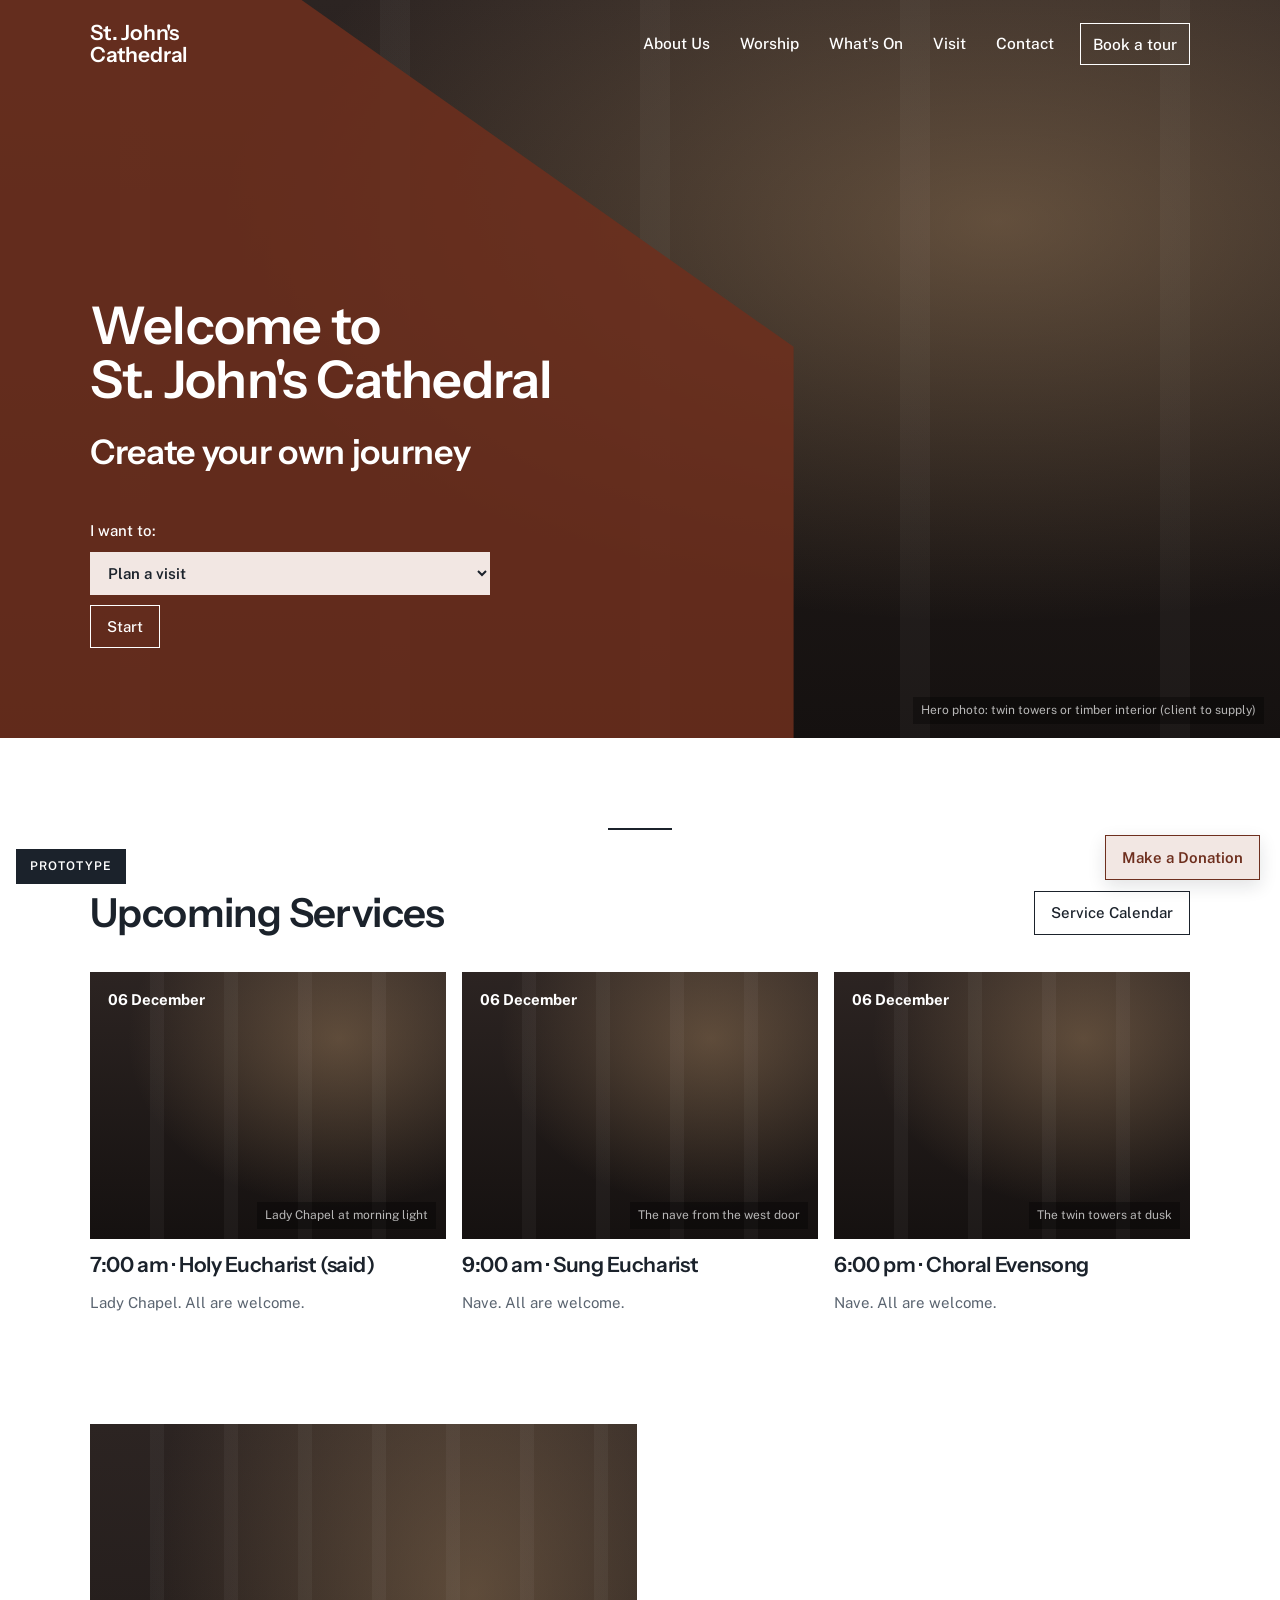
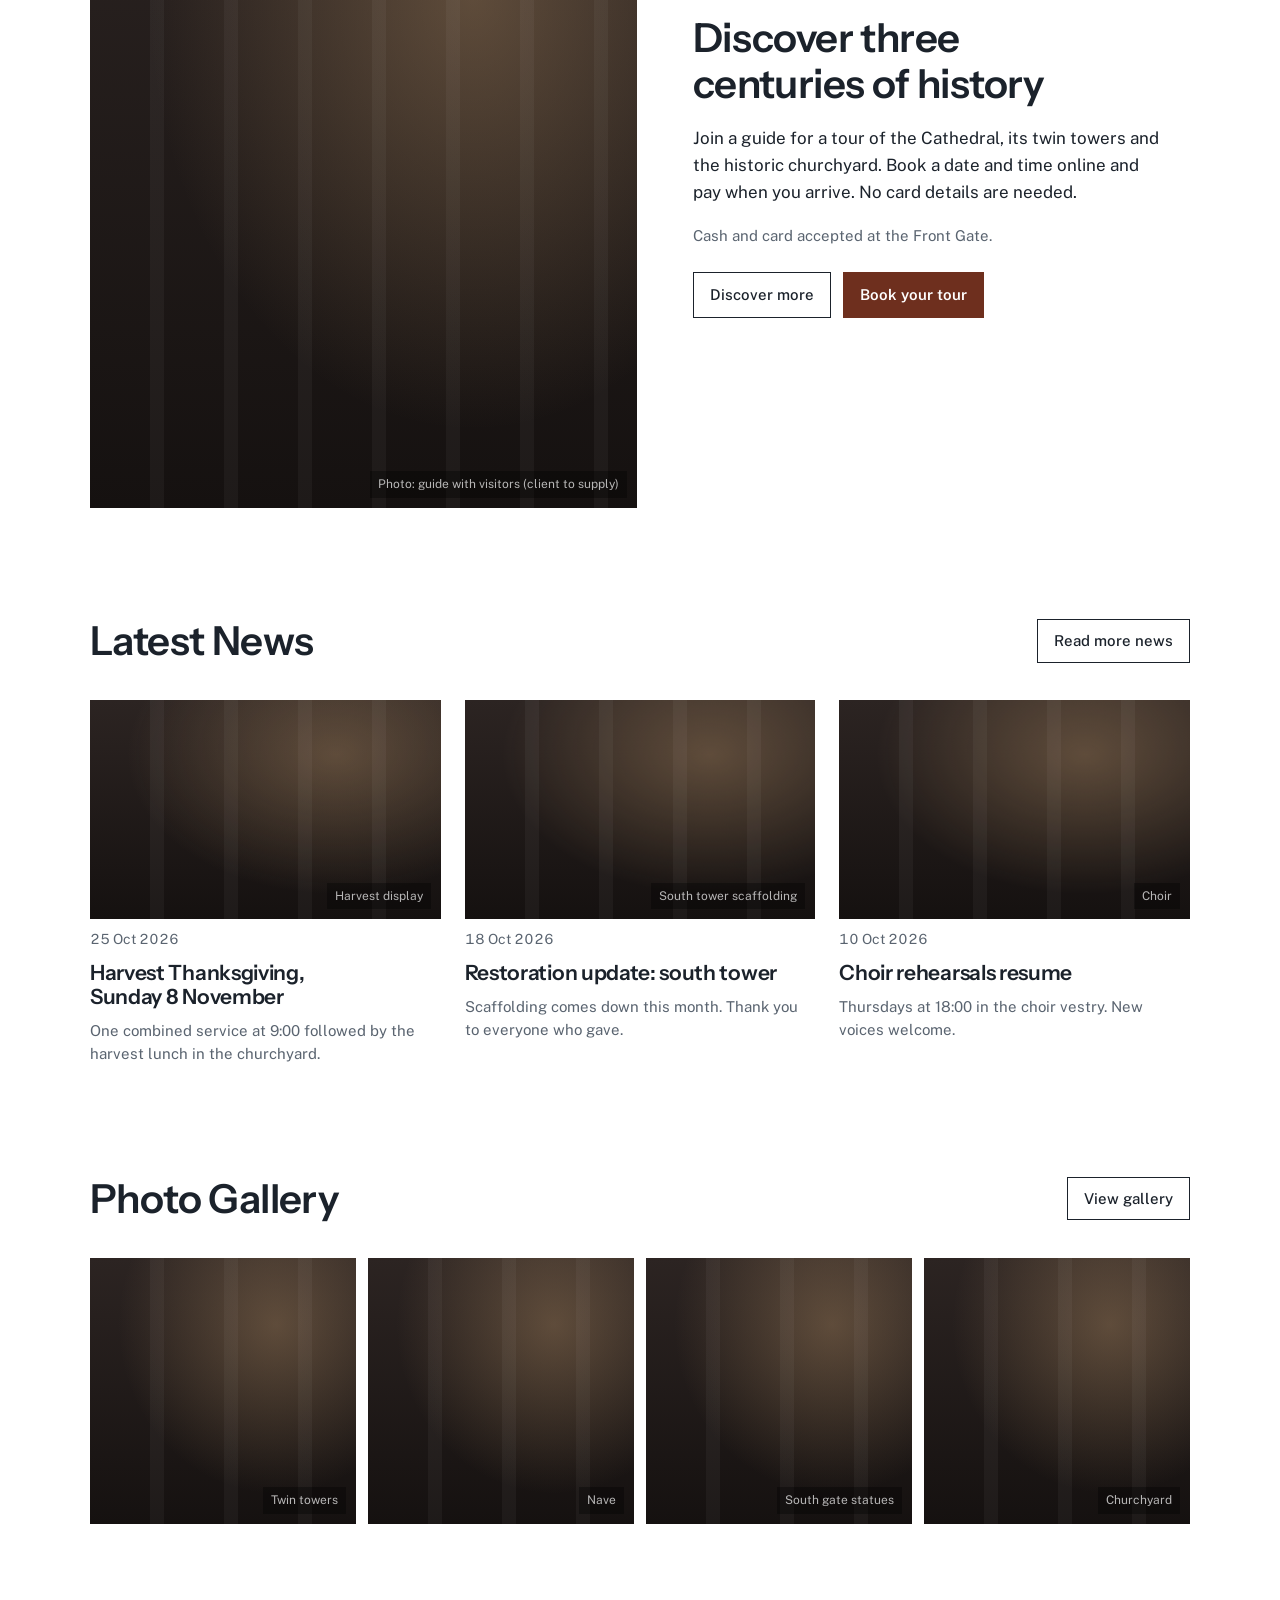
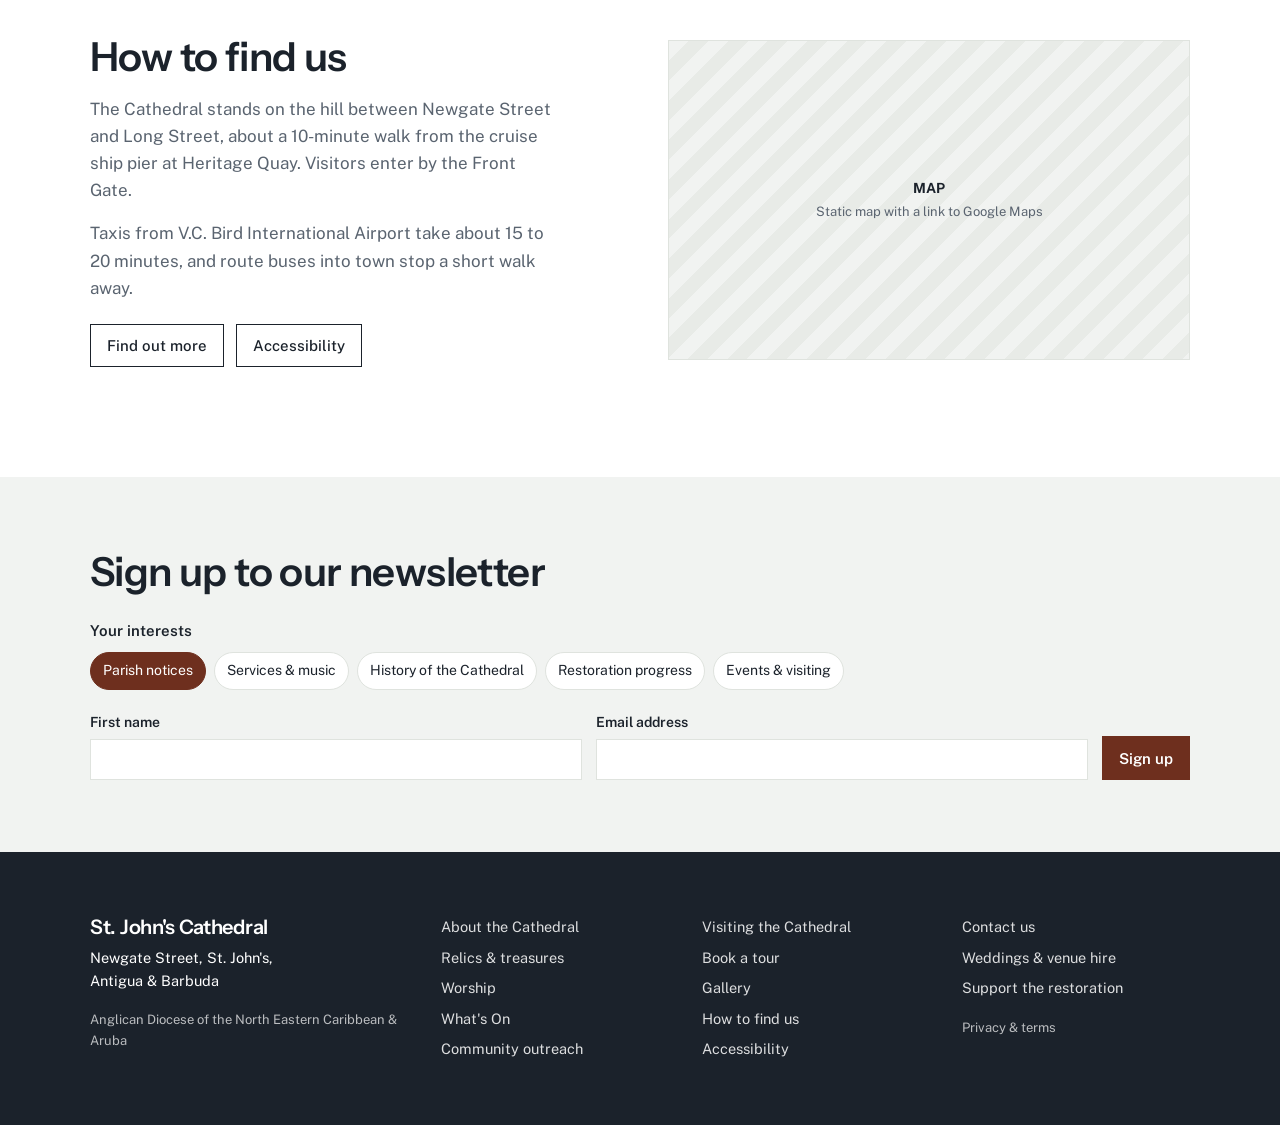
<file: index.html>
<!doctype html>
<html lang="en">
<head>
<meta charset="utf-8">
<meta name="viewport" content="width=device-width, initial-scale=1, viewport-fit=cover">
<title>St. John's Cathedral</title>
<link rel="preconnect" href="https://fonts.googleapis.com">
<link rel="stylesheet" href="https://fonts.googleapis.com/css2?family=Gloock&family=Instrument+Sans:wght@500;600;700&family=Public+Sans:wght@400;500;600;700&display=swap">
<link rel="stylesheet" href="styles.css">
</head>
<body data-page="home" class="hide-tbd">
<header class="site gut" id="siteHeader"><div class="col">
  <a class="wordmark" href="index.html">St. John's<br>Cathedral</a>
  <button type="button" class="menu-btn" id="menuBtn" aria-expanded="false" aria-controls="mainNav">Menu</button>
  <nav class="main" id="mainNav" aria-label="Main">
    <a href="history.html">About Us</a>
    <a href="worship.html">Worship</a>
    <a href="news.html">What's On</a>
    <a href="visit.html">Visit</a>
    <a href="contact.html">Contact</a>
    <a class="nav-book" href="book.html">Book a tour</a>
  </nav>
</div></header>

<main>
<section class="view" data-view="home">
  <div class="hero2">
    <div class="hero2-photo" role="img" aria-label="Photo placeholder: Cathedral interior"><span class="ph-note">Hero photo: twin towers or timber interior (client to supply)</span></div>
    <div class="hero2-panel"></div>
    <div class="hero2-in gut"><div class="col">
      <div class="hero2-copy">
        <h1>Welcome to<br>St. John's Cathedral</h1>
        <p class="hero2-sub">Create your own journey</p>
        <form class="journey" id="journeyForm">
          <label for="journey">I want to:</label>
          <div class="journey-row">
            <select id="journey">
              <option value="visit.html">Plan a visit</option>
              <option value="book.html">Book a guided tour</option>
              <option value="worship.html">Attend a service</option>
              <option value="news.html">See what's on</option>
              <option value="history.html">Explore our history</option>
              <option value="relics.html">See the relics &amp; treasures</option>
              <option value="weddings.html">Plan a wedding or event</option>
              <option value="restore.html">Support the restoration</option>
              <option value="contact.html">Get in touch</option>
            </select>
          </div>
          <button type="submit" class="btn-line">Start</button>
        </form>
      </div>
    </div></div>
  </div>

  <div class="gut"><div class="col home-stack">

    <section class="hsec">
      <span class="rule" aria-hidden="true"></span>
      <div class="hsec-head"><h2>Upcoming Services</h2><a class="btn-line dark" href="worship.html">Service Calendar</a></div>
      <div class="img-cards" id="svcCards"></div>
    </section>

    <section class="feature">
      <div class="feature-img ph-dark" role="img" aria-label="Photo placeholder: guide with visitors in the nave"><span class="ph-note">Photo: guide with visitors (client to supply)</span></div>
      <div class="feature-copy">
        <h2>Discover three centuries of history</h2>
        <p>Join a guide for a tour of the Cathedral, its twin towers and the historic churchyard. Book a date and time online and pay when you arrive. No card details are needed.</p>
        <p class="feature-note">Cash and card accepted at the Front Gate.</p>
        <div class="feature-btns"><a class="btn-line dark" href="visit.html">Discover more</a><a class="btn" href="book.html">Book your tour</a></div>
      </div>
    </section>

    <section class="hsec">
      <div class="hsec-head"><h2>Latest News</h2><a class="btn-line dark" href="news.html">Read more news</a></div>
      <div class="news-list" id="homeNewsList"></div>
    </section>

    <section class="hsec">
      <div class="hsec-head"><h2>Photo Gallery</h2><a class="btn-line dark" href="gallery.html">View gallery</a></div>
      <div class="gallery-strip">
        <div class="ph-dark sq" role="img" aria-label="Photo placeholder"><span class="ph-note">Twin towers</span></div>
        <div class="ph-dark sq" role="img" aria-label="Photo placeholder"><span class="ph-note">Nave</span></div>
        <div class="ph-dark sq" role="img" aria-label="Photo placeholder"><span class="ph-note">South gate statues</span></div>
        <div class="ph-dark sq" role="img" aria-label="Photo placeholder"><span class="ph-note">Churchyard</span></div>
      </div>
    </section>

    <section class="findus">
      <div>
        <h2>How to find us</h2>
        <p>The Cathedral stands on the hill between Newgate Street and Long Street, about a 10-minute walk from the cruise ship pier at Heritage Quay. Visitors enter by the Front Gate.</p>
        <p>Taxis from V.C. Bird International Airport take about 15 to 20 minutes, and route buses into town stop a short walk away.</p>
        <div class="feature-btns"><a class="btn-line dark" href="visit.html">Find out more</a><a class="btn-line dark" href="visit.html#access">Accessibility</a></div>
      </div>
      <div class="ph map-ph"><div><b>MAP</b>Static map with a link to Google Maps</div></div>
    </section>
  </div></div>

  <section class="signup gut"><div class="col">
    <h2>Sign up to our newsletter</h2>
    <form id="newsForm" class="signup-form">
      <fieldset class="chips">
        <legend>Your interests</legend>
        <label class="chip"><input type="checkbox" id="nl1" checked><span>Parish notices</span></label>
        <label class="chip"><input type="checkbox" id="nl2"><span>Services &amp; music</span></label>
        <label class="chip"><input type="checkbox" id="nl3"><span>History of the Cathedral</span></label>
        <label class="chip"><input type="checkbox" id="nl4"><span>Restoration progress</span></label>
        <label class="chip"><input type="checkbox" id="nl5"><span>Events &amp; visiting</span></label>
      </fieldset>
      <div class="signup-row">
        <label class="f">First name<input id="nlName" autocomplete="given-name"></label>
        <label class="f">Email address<input id="nlEmail" type="email" autocomplete="email"></label>
        <button type="submit">Sign up</button>
      </div>
    </form>
  </div></section>
</section>
</main>

<footer class="site gut" id="siteFooter"><div class="col">
  <div class="fcol"><h3>St. John's Cathedral</h3><p>Newgate Street, St. John's,<br>Antigua &amp; Barbuda</p><p class="fnote">Anglican Diocese of the North Eastern Caribbean &amp; Aruba</p></div>
  <div class="fcol"><a href="history.html">About the Cathedral</a><a href="relics.html">Relics &amp; treasures</a><a href="worship.html">Worship</a><a href="news.html">What's On</a><a href="outreach.html">Community outreach</a></div>
  <div class="fcol"><a href="visit.html">Visiting the Cathedral</a><a href="book.html">Book a tour</a><a href="gallery.html">Gallery</a><a href="visit.html#getting-here">How to find us</a><a href="visit.html#access">Accessibility</a></div>
  <div class="fcol"><a href="contact.html">Contact us</a><a href="weddings.html">Weddings &amp; venue hire</a><a href="restore.html">Support the restoration</a><span class="fnote">Privacy &amp; terms</span></div>
</div></footer>

<div class="proto-pill" id="protoPill">
  <button type="button" id="protoToggle" aria-expanded="false" aria-controls="protoMenu">Prototype</button>
  <div class="proto-menu" id="protoMenu" hidden>
    <p class="muted small">Sample data. Nothing is booked or sent.</p>
    <div class="pm-links modes">
      <a href="index.html" data-mode="site">Website</a>
      <a href="admin.html" data-mode="admin">Admin dashboard</a>
      <a href="scanner.html" data-mode="scanner">Guide scanner</a>
    </div>
    <button type="button" id="qBtn">Open questions</button>
    <button type="button" id="tbdBtn" aria-pressed="false">Show labels</button>
    <button type="button" id="resetBtn">Reset sample data</button>
  </div>
</div>
<a class="float-donate" href="restore.html">Make a Donation</a>
<aside class="drawer" id="drawer" hidden aria-label="Open questions">
  <div class="sec-head"><h2>Open questions</h2><button type="button" class="ghost" id="qClose">Close</button></div>
  <p class="muted small">Still to confirm with the church. Each one appears in the prototype with a <span class="tbd" style="margin:0">TBD</span> label.</p>
  <ol id="qList"></ol>
</aside>
<div class="toast" id="toast" hidden role="status"></div>
<script src="app.js"></script>
</body>
</html>
</file>
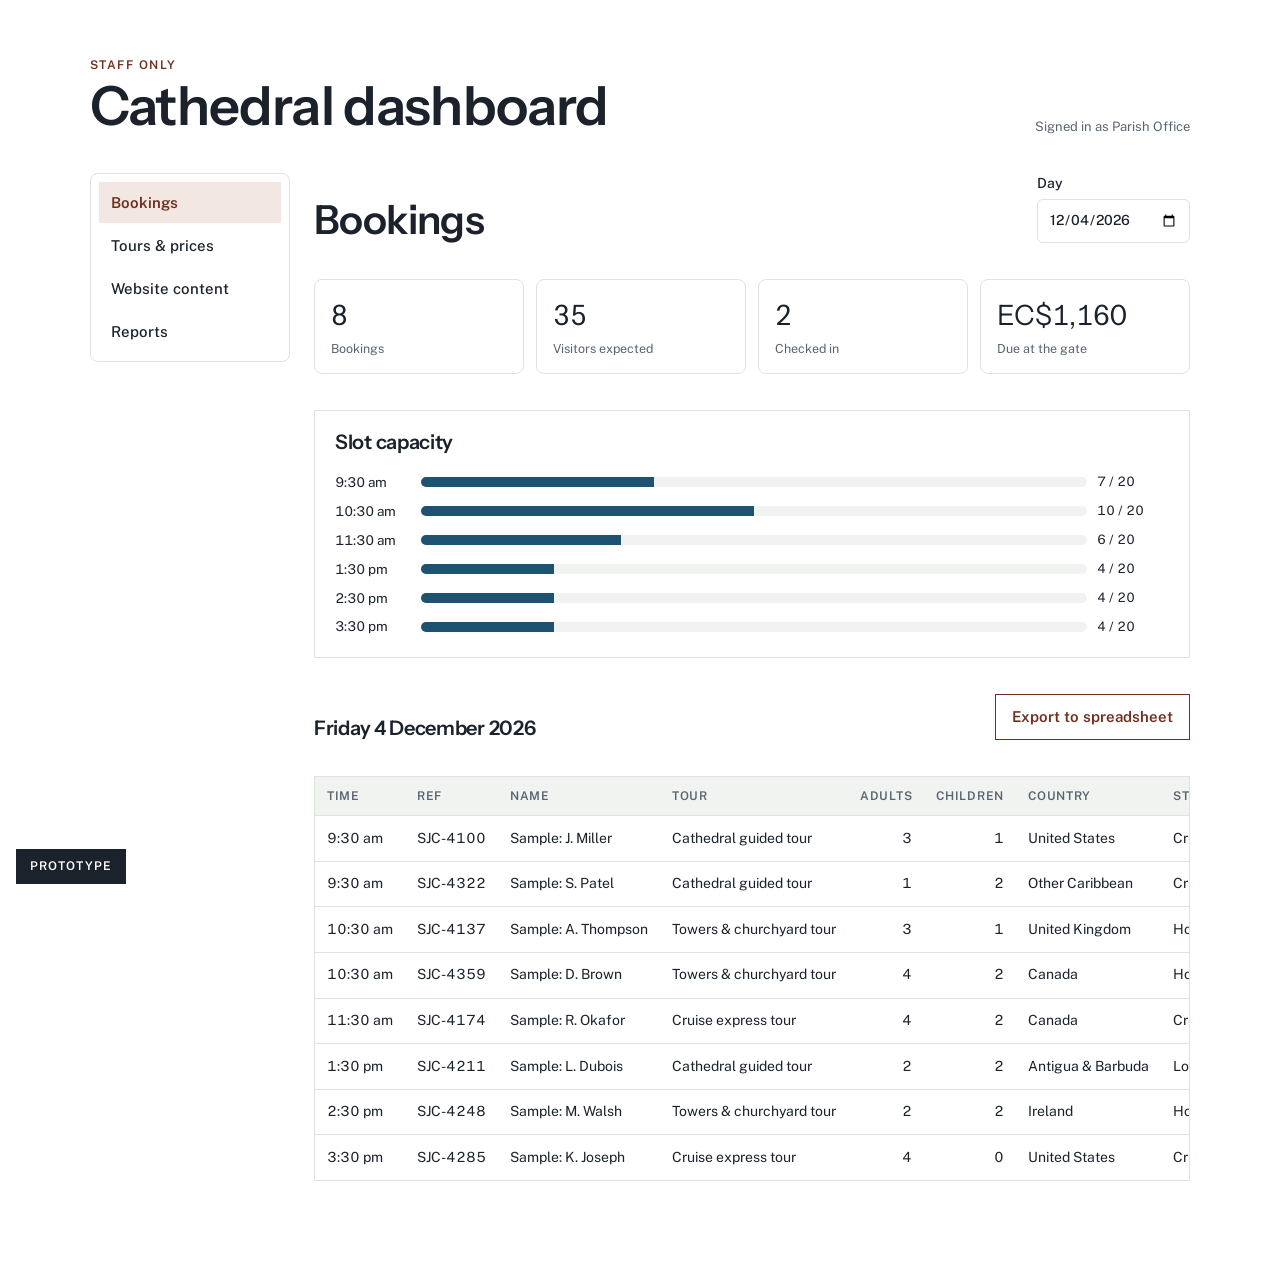
<file: admin.html>
<!doctype html>
<html lang="en">
<head>
<meta charset="utf-8">
<meta name="viewport" content="width=device-width, initial-scale=1, viewport-fit=cover">
<title>Dashboard · St. John's Cathedral</title>
<link rel="preconnect" href="https://fonts.googleapis.com">
<link rel="stylesheet" href="https://fonts.googleapis.com/css2?family=Gloock&family=Instrument+Sans:wght@500;600;700&family=Public+Sans:wght@400;500;600;700&display=swap">
<link rel="stylesheet" href="styles.css">
</head>
<body data-page="admin" class="hide-tbd">


<main>
<section class="view" data-view="admin"><div class="gut"><div class="col stack">
  <div class="sec-head"><div><div class="eyebrow">Staff only</div><h1>Cathedral dashboard</h1></div><p class="muted small">Signed in as Parish Office <span class="sample">Sample</span></p></div>
  <div class="admin-wrap">
    <div class="side" id="adminSide">
      <button type="button" data-tab="bookings" class="on">Bookings</button>
      <button type="button" data-tab="tours">Tours &amp; prices</button>
      <button type="button" data-tab="content">Website content</button>
      <button type="button" data-tab="reports">Reports</button>
    </div>
    <div id="adminBody" class="stack" style="min-width:0"></div>
  </div>
</div></div></section>
</main>



<div class="proto-pill" id="protoPill">
  <button type="button" id="protoToggle" aria-expanded="false" aria-controls="protoMenu">Prototype</button>
  <div class="proto-menu" id="protoMenu" hidden>
    <p class="muted small">Sample data. Nothing is booked or sent.</p>
    <div class="pm-links modes">
      <a href="index.html" data-mode="site">Website</a>
      <a href="admin.html" data-mode="admin">Admin dashboard</a>
      <a href="scanner.html" data-mode="scanner">Guide scanner</a>
    </div>
    <button type="button" id="qBtn">Open questions</button>
    <button type="button" id="tbdBtn" aria-pressed="false">Show labels</button>
    <button type="button" id="resetBtn">Reset sample data</button>
  </div>
</div>
<aside class="drawer" id="drawer" hidden aria-label="Open questions">
  <div class="sec-head"><h2>Open questions</h2><button type="button" class="ghost" id="qClose">Close</button></div>
  <p class="muted small">Still to confirm with the church. Each one appears in the prototype with a <span class="tbd" style="margin:0">TBD</span> label.</p>
  <ol id="qList"></ol>
</aside>
<div class="toast" id="toast" hidden role="status"></div>
<script src="app.js"></script>
</body>
</html>
</file>
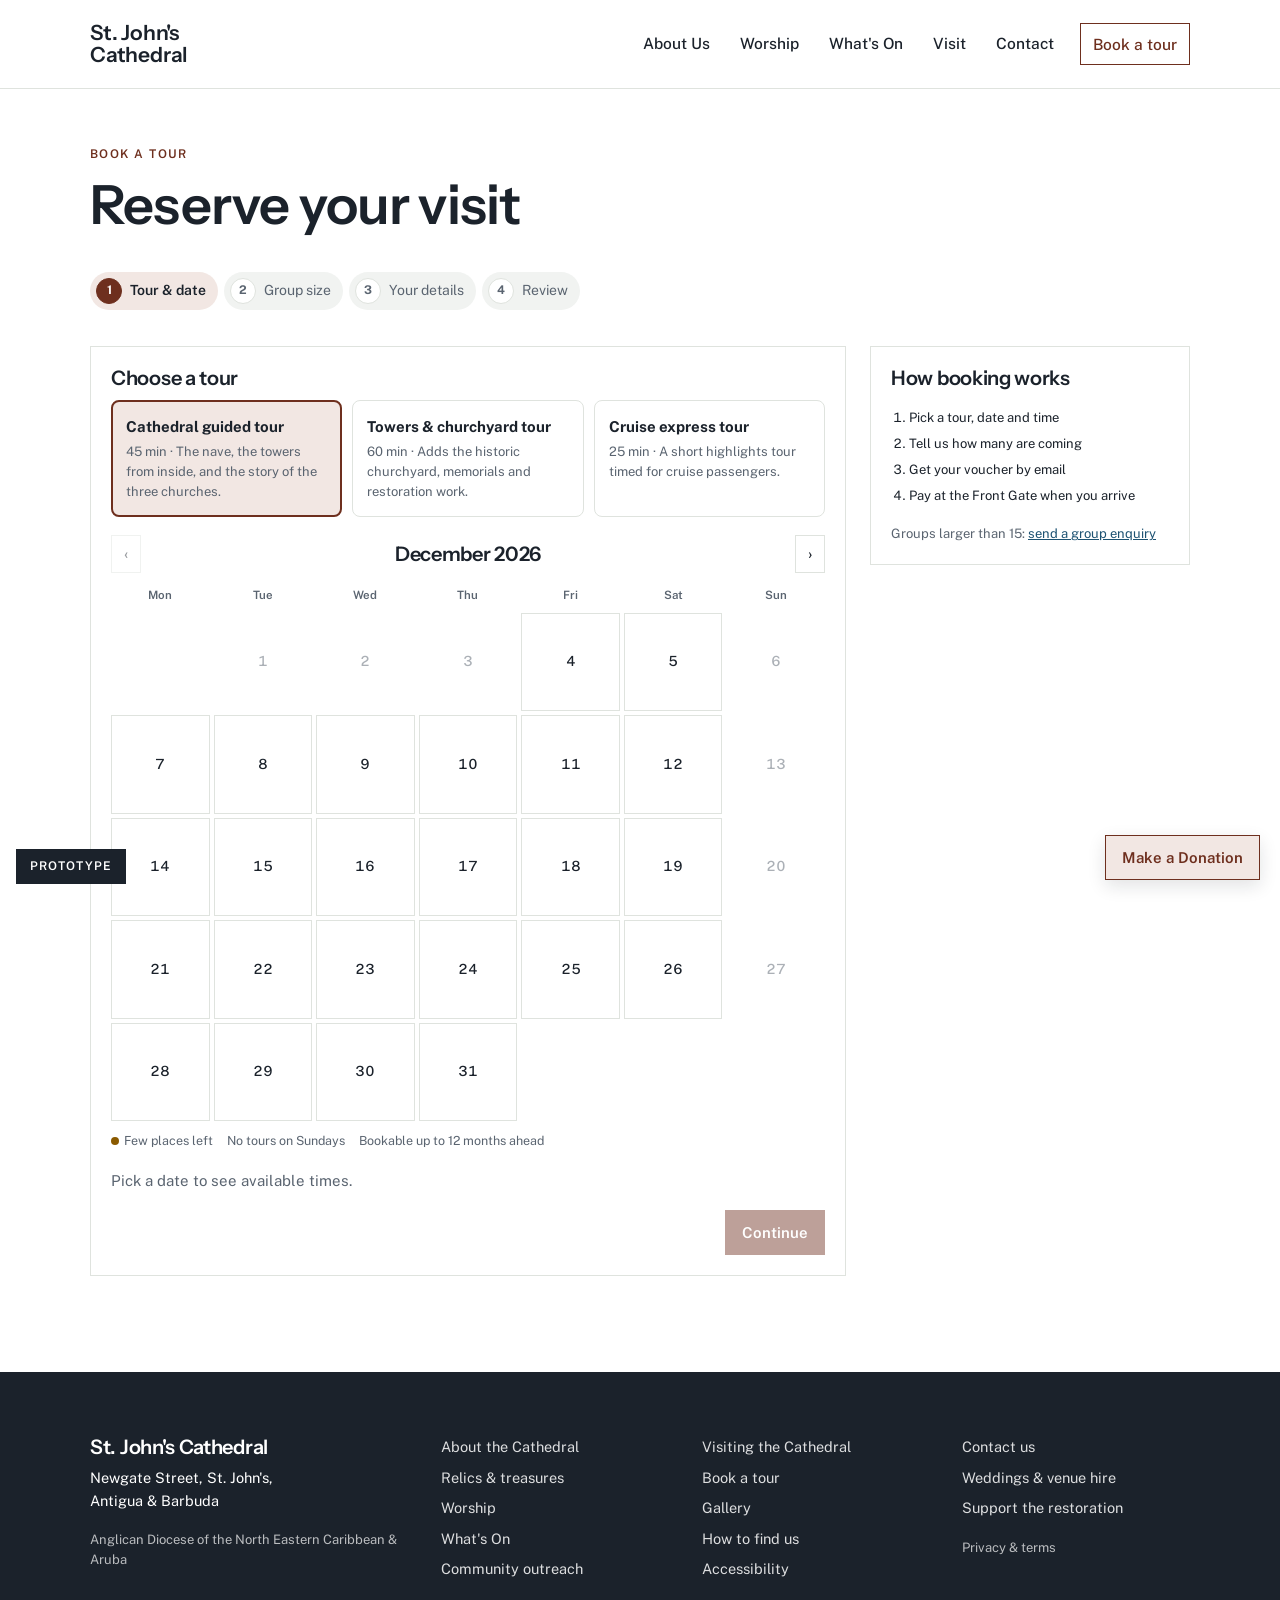
<file: book.html>
<!doctype html>
<html lang="en">
<head>
<meta charset="utf-8">
<meta name="viewport" content="width=device-width, initial-scale=1, viewport-fit=cover">
<title>Book a tour · St. John's Cathedral</title>
<link rel="preconnect" href="https://fonts.googleapis.com">
<link rel="stylesheet" href="https://fonts.googleapis.com/css2?family=Gloock&family=Instrument+Sans:wght@500;600;700&family=Public+Sans:wght@400;500;600;700&display=swap">
<link rel="stylesheet" href="styles.css">
</head>
<body data-page="book" class="hide-tbd">
<header class="site gut" id="siteHeader"><div class="col">
  <a class="wordmark" href="index.html">St. John's<br>Cathedral</a>
  <button type="button" class="menu-btn" id="menuBtn" aria-expanded="false" aria-controls="mainNav">Menu</button>
  <nav class="main" id="mainNav" aria-label="Main">
    <a href="history.html">About Us</a>
    <a href="worship.html">Worship</a>
    <a href="news.html">What's On</a>
    <a href="visit.html">Visit</a>
    <a href="contact.html">Contact</a>
    <a class="nav-book" href="book.html">Book a tour</a>
  </nav>
</div></header>

<main>
<section class="view" data-view="book"><div class="gut"><div class="col stack" id="bookRoot"></div></div></section>
</main>

<footer class="site gut" id="siteFooter"><div class="col">
  <div class="fcol"><h3>St. John's Cathedral</h3><p>Newgate Street, St. John's,<br>Antigua &amp; Barbuda</p><p class="fnote">Anglican Diocese of the North Eastern Caribbean &amp; Aruba</p></div>
  <div class="fcol"><a href="history.html">About the Cathedral</a><a href="relics.html">Relics &amp; treasures</a><a href="worship.html">Worship</a><a href="news.html">What's On</a><a href="outreach.html">Community outreach</a></div>
  <div class="fcol"><a href="visit.html">Visiting the Cathedral</a><a href="book.html">Book a tour</a><a href="gallery.html">Gallery</a><a href="visit.html#getting-here">How to find us</a><a href="visit.html#access">Accessibility</a></div>
  <div class="fcol"><a href="contact.html">Contact us</a><a href="weddings.html">Weddings &amp; venue hire</a><a href="restore.html">Support the restoration</a><span class="fnote">Privacy &amp; terms</span></div>
</div></footer>

<div class="proto-pill" id="protoPill">
  <button type="button" id="protoToggle" aria-expanded="false" aria-controls="protoMenu">Prototype</button>
  <div class="proto-menu" id="protoMenu" hidden>
    <p class="muted small">Sample data. Nothing is booked or sent.</p>
    <div class="pm-links modes">
      <a href="index.html" data-mode="site">Website</a>
      <a href="admin.html" data-mode="admin">Admin dashboard</a>
      <a href="scanner.html" data-mode="scanner">Guide scanner</a>
    </div>
    <button type="button" id="qBtn">Open questions</button>
    <button type="button" id="tbdBtn" aria-pressed="false">Show labels</button>
    <button type="button" id="resetBtn">Reset sample data</button>
  </div>
</div>
<a class="float-donate" href="restore.html">Make a Donation</a>
<aside class="drawer" id="drawer" hidden aria-label="Open questions">
  <div class="sec-head"><h2>Open questions</h2><button type="button" class="ghost" id="qClose">Close</button></div>
  <p class="muted small">Still to confirm with the church. Each one appears in the prototype with a <span class="tbd" style="margin:0">TBD</span> label.</p>
  <ol id="qList"></ol>
</aside>
<div class="toast" id="toast" hidden role="status"></div>
<script src="app.js"></script>
</body>
</html>
</file>
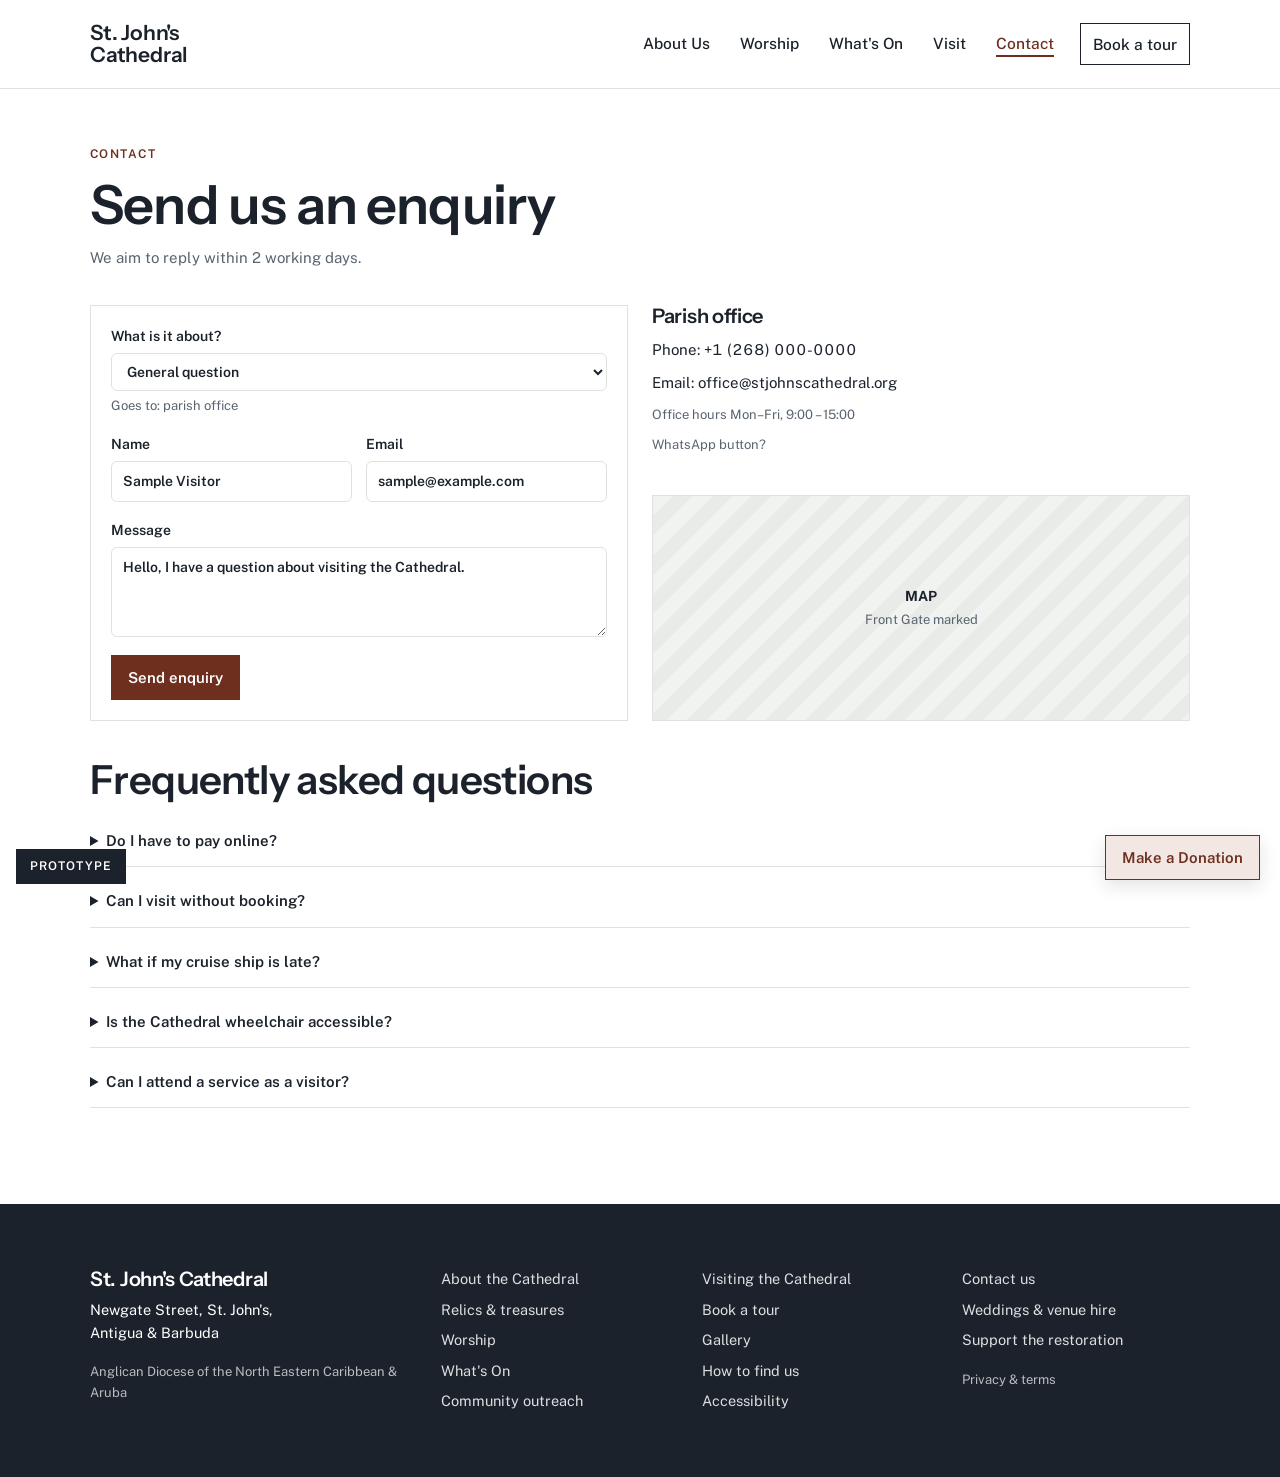
<file: contact.html>
<!doctype html>
<html lang="en">
<head>
<meta charset="utf-8">
<meta name="viewport" content="width=device-width, initial-scale=1, viewport-fit=cover">
<title>Contact & FAQ · St. John's Cathedral</title>
<link rel="preconnect" href="https://fonts.googleapis.com">
<link rel="stylesheet" href="https://fonts.googleapis.com/css2?family=Gloock&family=Instrument+Sans:wght@500;600;700&family=Public+Sans:wght@400;500;600;700&display=swap">
<link rel="stylesheet" href="styles.css">
</head>
<body data-page="contact" class="hide-tbd">
<header class="site gut" id="siteHeader"><div class="col">
  <a class="wordmark" href="index.html">St. John's<br>Cathedral</a>
  <button type="button" class="menu-btn" id="menuBtn" aria-expanded="false" aria-controls="mainNav">Menu</button>
  <nav class="main" id="mainNav" aria-label="Main">
    <a href="history.html">About Us</a>
    <a href="worship.html">Worship</a>
    <a href="news.html">What's On</a>
    <a href="visit.html">Visit</a>
    <a href="contact.html">Contact</a>
    <a class="nav-book" href="book.html">Book a tour</a>
  </nav>
</div></header>

<main>
<section class="view" data-view="contact"><div class="gut"><div class="col stack">
  <div class="stack" style="gap:10px"><div class="eyebrow">Contact</div><h1>Send us an enquiry</h1>
  <p class="muted">We aim to reply within 2 working days.<span class="tbd">TBD</span></p></div>
  <div class="find">
    <form class="panel" id="enqForm">
      <label class="f">What is it about?
        <select id="enqType"><option>General question</option><option>Large group / cruise group tour</option><option>Weddings</option><option>Venue or event hire</option><option>Donations &amp; restoration</option></select>
        <span class="hint" id="enqRoute">Goes to: parish office <span class="tbd">Routing TBD</span></span></label>
      <div class="grid2"><label class="f">Name<input id="enqName" value="Sample Visitor"></label><label class="f">Email<input id="enqEmail" type="email" value="sample@example.com"></label></div>
      <div class="grid2" id="groupFields" hidden><label class="f">Preferred date<input id="enqDate" type="date"></label><label class="f">Group size<input id="enqSize" type="number" min="1" value="40"></label></div>
      <label class="f">Message<textarea id="enqMsg">Hello, I have a question about visiting the Cathedral.</textarea></label>
      <div><button type="submit">Send enquiry</button></div>
    </form>
    <div class="stack" style="gap:14px">
      <div class="card"><h3>Parish office</h3><p class="tnum">Phone: +1 (268) 000-0000 <span class="sample">Sample</span></p><p>Email: office@stjohnscathedral.org <span class="sample">Sample</span></p><p class="muted small">Office hours Mon–Fri, 9:00 – 15:00</p><p class="muted small">WhatsApp button?<span class="tbd">TBD</span></p></div>
      <div class="ph" style="min-height:200px"><div><b>MAP</b>Front Gate marked</div></div>
    </div>
  </div>
  <div class="stack" style="gap:12px"><h2>Frequently asked questions</h2><div class="faq" id="faq"></div></div>
</div></div></section>
</main>

<footer class="site gut" id="siteFooter"><div class="col">
  <div class="fcol"><h3>St. John's Cathedral</h3><p>Newgate Street, St. John's,<br>Antigua &amp; Barbuda</p><p class="fnote">Anglican Diocese of the North Eastern Caribbean &amp; Aruba</p></div>
  <div class="fcol"><a href="history.html">About the Cathedral</a><a href="relics.html">Relics &amp; treasures</a><a href="worship.html">Worship</a><a href="news.html">What's On</a><a href="outreach.html">Community outreach</a></div>
  <div class="fcol"><a href="visit.html">Visiting the Cathedral</a><a href="book.html">Book a tour</a><a href="gallery.html">Gallery</a><a href="visit.html#getting-here">How to find us</a><a href="visit.html#access">Accessibility</a></div>
  <div class="fcol"><a href="contact.html">Contact us</a><a href="weddings.html">Weddings &amp; venue hire</a><a href="restore.html">Support the restoration</a><span class="fnote">Privacy &amp; terms</span></div>
</div></footer>

<div class="proto-pill" id="protoPill">
  <button type="button" id="protoToggle" aria-expanded="false" aria-controls="protoMenu">Prototype</button>
  <div class="proto-menu" id="protoMenu" hidden>
    <p class="muted small">Sample data. Nothing is booked or sent.</p>
    <div class="pm-links modes">
      <a href="index.html" data-mode="site">Website</a>
      <a href="admin.html" data-mode="admin">Admin dashboard</a>
      <a href="scanner.html" data-mode="scanner">Guide scanner</a>
    </div>
    <button type="button" id="qBtn">Open questions</button>
    <button type="button" id="tbdBtn" aria-pressed="false">Show labels</button>
    <button type="button" id="resetBtn">Reset sample data</button>
  </div>
</div>
<a class="float-donate" href="restore.html">Make a Donation</a>
<aside class="drawer" id="drawer" hidden aria-label="Open questions">
  <div class="sec-head"><h2>Open questions</h2><button type="button" class="ghost" id="qClose">Close</button></div>
  <p class="muted small">Still to confirm with the church. Each one appears in the prototype with a <span class="tbd" style="margin:0">TBD</span> label.</p>
  <ol id="qList"></ol>
</aside>
<div class="toast" id="toast" hidden role="status"></div>
<script src="app.js"></script>
</body>
</html>
</file>
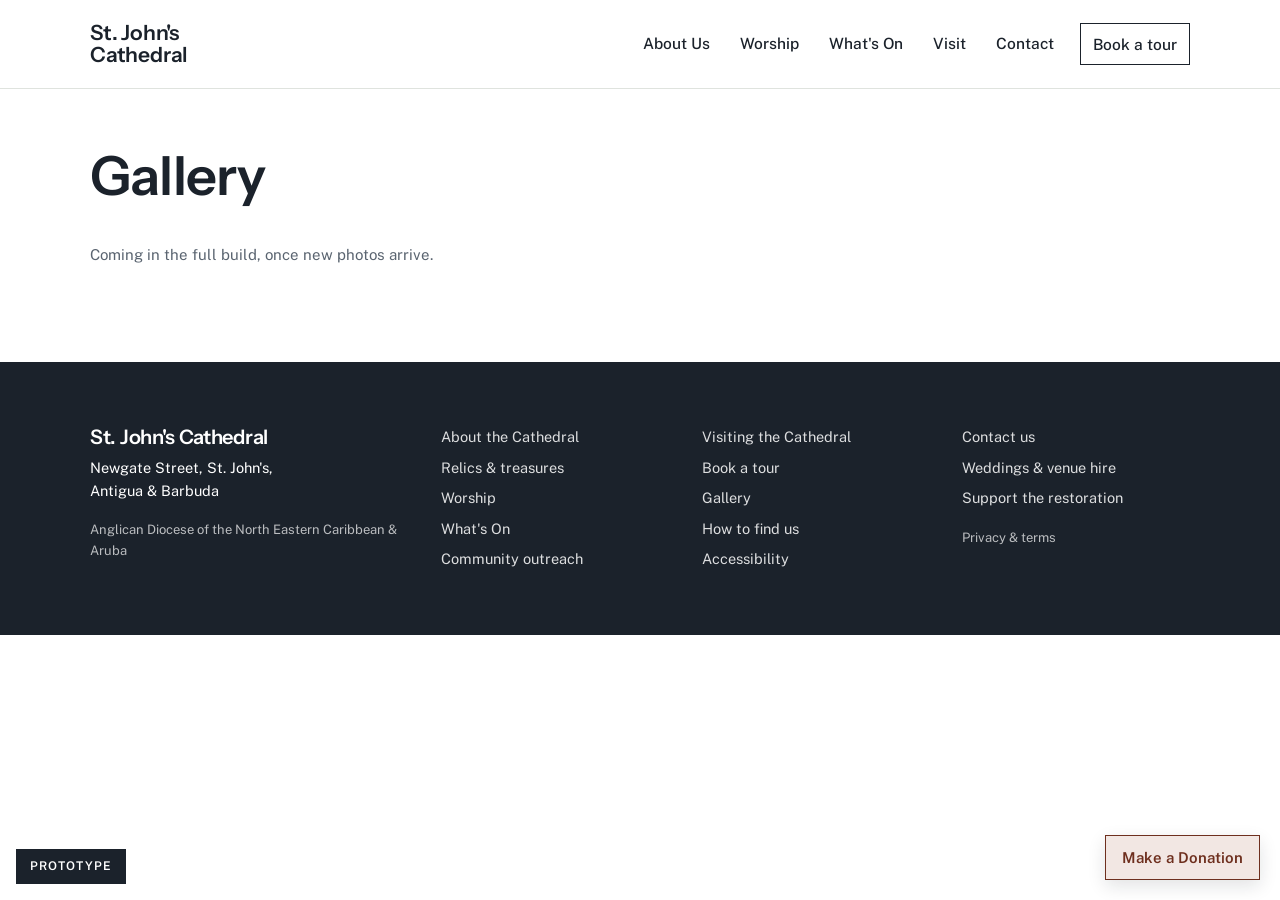
<file: gallery.html>
<!doctype html>
<html lang="en">
<head>
<meta charset="utf-8">
<meta name="viewport" content="width=device-width, initial-scale=1, viewport-fit=cover">
<title>Gallery · St. John's Cathedral</title>
<link rel="preconnect" href="https://fonts.googleapis.com">
<link rel="stylesheet" href="https://fonts.googleapis.com/css2?family=Gloock&family=Instrument+Sans:wght@500;600;700&family=Public+Sans:wght@400;500;600;700&display=swap">
<link rel="stylesheet" href="styles.css">
</head>
<body data-page="gallery" class="hide-tbd">
<header class="site gut" id="siteHeader"><div class="col">
  <a class="wordmark" href="index.html">St. John's<br>Cathedral</a>
  <button type="button" class="menu-btn" id="menuBtn" aria-expanded="false" aria-controls="mainNav">Menu</button>
  <nav class="main" id="mainNav" aria-label="Main">
    <a href="history.html">About Us</a>
    <a href="worship.html">Worship</a>
    <a href="news.html">What's On</a>
    <a href="visit.html">Visit</a>
    <a href="contact.html">Contact</a>
    <a class="nav-book" href="book.html">Book a tour</a>
  </nav>
</div></header>

<main>
<section class="view" data-view="gallery"><div class="gut"><div class="col stack"><h1>Gallery</h1><p class="muted">Coming in the full build, once new photos arrive.</p></div></div></section>
</main>

<footer class="site gut" id="siteFooter"><div class="col">
  <div class="fcol"><h3>St. John's Cathedral</h3><p>Newgate Street, St. John's,<br>Antigua &amp; Barbuda</p><p class="fnote">Anglican Diocese of the North Eastern Caribbean &amp; Aruba</p></div>
  <div class="fcol"><a href="history.html">About the Cathedral</a><a href="relics.html">Relics &amp; treasures</a><a href="worship.html">Worship</a><a href="news.html">What's On</a><a href="outreach.html">Community outreach</a></div>
  <div class="fcol"><a href="visit.html">Visiting the Cathedral</a><a href="book.html">Book a tour</a><a href="gallery.html">Gallery</a><a href="visit.html#getting-here">How to find us</a><a href="visit.html#access">Accessibility</a></div>
  <div class="fcol"><a href="contact.html">Contact us</a><a href="weddings.html">Weddings &amp; venue hire</a><a href="restore.html">Support the restoration</a><span class="fnote">Privacy &amp; terms</span></div>
</div></footer>

<div class="proto-pill" id="protoPill">
  <button type="button" id="protoToggle" aria-expanded="false" aria-controls="protoMenu">Prototype</button>
  <div class="proto-menu" id="protoMenu" hidden>
    <p class="muted small">Sample data. Nothing is booked or sent.</p>
    <div class="pm-links modes">
      <a href="index.html" data-mode="site">Website</a>
      <a href="admin.html" data-mode="admin">Admin dashboard</a>
      <a href="scanner.html" data-mode="scanner">Guide scanner</a>
    </div>
    <button type="button" id="qBtn">Open questions</button>
    <button type="button" id="tbdBtn" aria-pressed="false">Show labels</button>
    <button type="button" id="resetBtn">Reset sample data</button>
  </div>
</div>
<a class="float-donate" href="restore.html">Make a Donation</a>
<aside class="drawer" id="drawer" hidden aria-label="Open questions">
  <div class="sec-head"><h2>Open questions</h2><button type="button" class="ghost" id="qClose">Close</button></div>
  <p class="muted small">Still to confirm with the church. Each one appears in the prototype with a <span class="tbd" style="margin:0">TBD</span> label.</p>
  <ol id="qList"></ol>
</aside>
<div class="toast" id="toast" hidden role="status"></div>
<script src="app.js"></script>
</body>
</html>
</file>
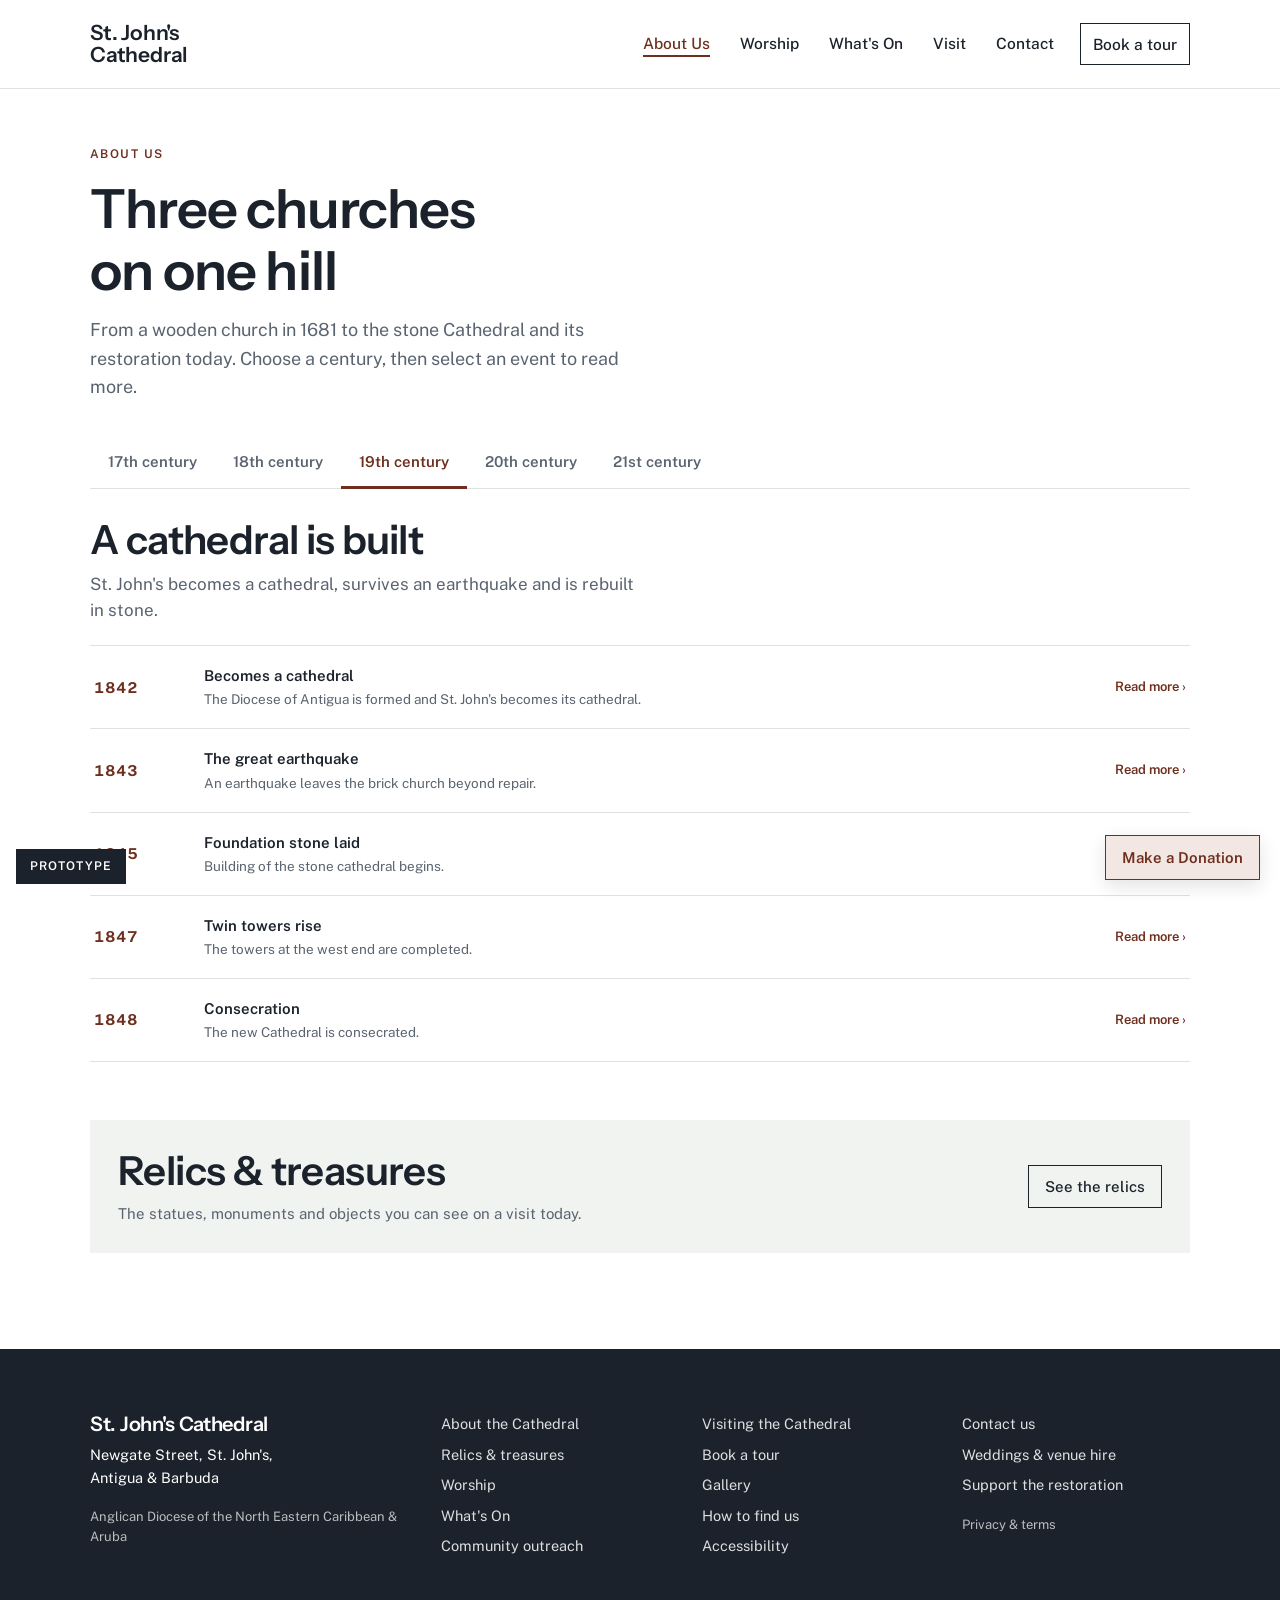
<file: history.html>
<!doctype html>
<html lang="en">
<head>
<meta charset="utf-8">
<meta name="viewport" content="width=device-width, initial-scale=1, viewport-fit=cover">
<title>History · St. John's Cathedral</title>
<link rel="preconnect" href="https://fonts.googleapis.com">
<link rel="stylesheet" href="https://fonts.googleapis.com/css2?family=Gloock&family=Instrument+Sans:wght@500;600;700&family=Public+Sans:wght@400;500;600;700&display=swap">
<link rel="stylesheet" href="styles.css">
</head>
<body data-page="history" class="hide-tbd">
<header class="site gut" id="siteHeader"><div class="col">
  <a class="wordmark" href="index.html">St. John's<br>Cathedral</a>
  <button type="button" class="menu-btn" id="menuBtn" aria-expanded="false" aria-controls="mainNav">Menu</button>
  <nav class="main" id="mainNav" aria-label="Main">
    <a href="history.html">About Us</a>
    <a href="worship.html">Worship</a>
    <a href="news.html">What's On</a>
    <a href="visit.html">Visit</a>
    <a href="contact.html">Contact</a>
    <a class="nav-book" href="book.html">Book a tour</a>
  </nav>
</div></header>

<main>
<section class="view" data-view="history"><div class="gut"><div class="col stack">
  <div class="page-head">
    <div class="eyebrow">About us</div>
    <h1>Three churches on one hill</h1>
    <p class="lead">From a wooden church in 1681 to the stone Cathedral and its restoration today. Choose a century, then select an event to read more.</p>
  </div>
  <div class="stack" style="gap:28px">
    <div class="cent-tabs" role="tablist" aria-label="Centuries" id="centTabs"></div>
    <div class="cent-panel" id="centPanel" role="tabpanel"></div>
  </div>
  <dialog class="evdlg" id="evDlg" aria-labelledby="evTitle">
    <div class="evdlg-in">
      <div class="sec-head"><span class="eyebrow" id="evEra"></span><button type="button" class="ghost" id="evClose" aria-label="Close">Close</button></div>
      <div class="ev-big" id="evYear"></div>
      <h2 id="evTitle"></h2>
      <div class="ph" id="evPhoto" style="min-height:180px"></div>
      <p id="evText"></p>
      <p class="muted small">Source: restoration blog archive <span class="sample">To be confirmed</span></p>
      <div class="nav-row"><button type="button" class="ghost" id="evPrev">‹ Previous</button><span class="muted small tnum" id="evCount"></span><button type="button" id="evNext">Next ›</button></div>
    </div>
  </dialog>
  <div class="relic-link">
    <div><h2>Relics &amp; treasures</h2><p class="muted" style="margin-top:8px">The statues, monuments and objects you can see on a visit today.</p></div>
    <a class="btn-line dark" href="relics.html">See the relics</a>
  </div>
</div></div></section>
</main>

<footer class="site gut" id="siteFooter"><div class="col">
  <div class="fcol"><h3>St. John's Cathedral</h3><p>Newgate Street, St. John's,<br>Antigua &amp; Barbuda</p><p class="fnote">Anglican Diocese of the North Eastern Caribbean &amp; Aruba</p></div>
  <div class="fcol"><a href="history.html">About the Cathedral</a><a href="relics.html">Relics &amp; treasures</a><a href="worship.html">Worship</a><a href="news.html">What's On</a><a href="outreach.html">Community outreach</a></div>
  <div class="fcol"><a href="visit.html">Visiting the Cathedral</a><a href="book.html">Book a tour</a><a href="gallery.html">Gallery</a><a href="visit.html#getting-here">How to find us</a><a href="visit.html#access">Accessibility</a></div>
  <div class="fcol"><a href="contact.html">Contact us</a><a href="weddings.html">Weddings &amp; venue hire</a><a href="restore.html">Support the restoration</a><span class="fnote">Privacy &amp; terms</span></div>
</div></footer>

<div class="proto-pill" id="protoPill">
  <button type="button" id="protoToggle" aria-expanded="false" aria-controls="protoMenu">Prototype</button>
  <div class="proto-menu" id="protoMenu" hidden>
    <p class="muted small">Sample data. Nothing is booked or sent.</p>
    <div class="pm-links modes">
      <a href="index.html" data-mode="site">Website</a>
      <a href="admin.html" data-mode="admin">Admin dashboard</a>
      <a href="scanner.html" data-mode="scanner">Guide scanner</a>
    </div>
    <button type="button" id="qBtn">Open questions</button>
    <button type="button" id="tbdBtn" aria-pressed="false">Show labels</button>
    <button type="button" id="resetBtn">Reset sample data</button>
  </div>
</div>
<a class="float-donate" href="restore.html">Make a Donation</a>
<aside class="drawer" id="drawer" hidden aria-label="Open questions">
  <div class="sec-head"><h2>Open questions</h2><button type="button" class="ghost" id="qClose">Close</button></div>
  <p class="muted small">Still to confirm with the church. Each one appears in the prototype with a <span class="tbd" style="margin:0">TBD</span> label.</p>
  <ol id="qList"></ol>
</aside>
<div class="toast" id="toast" hidden role="status"></div>
<script src="app.js"></script>
</body>
</html>
</file>
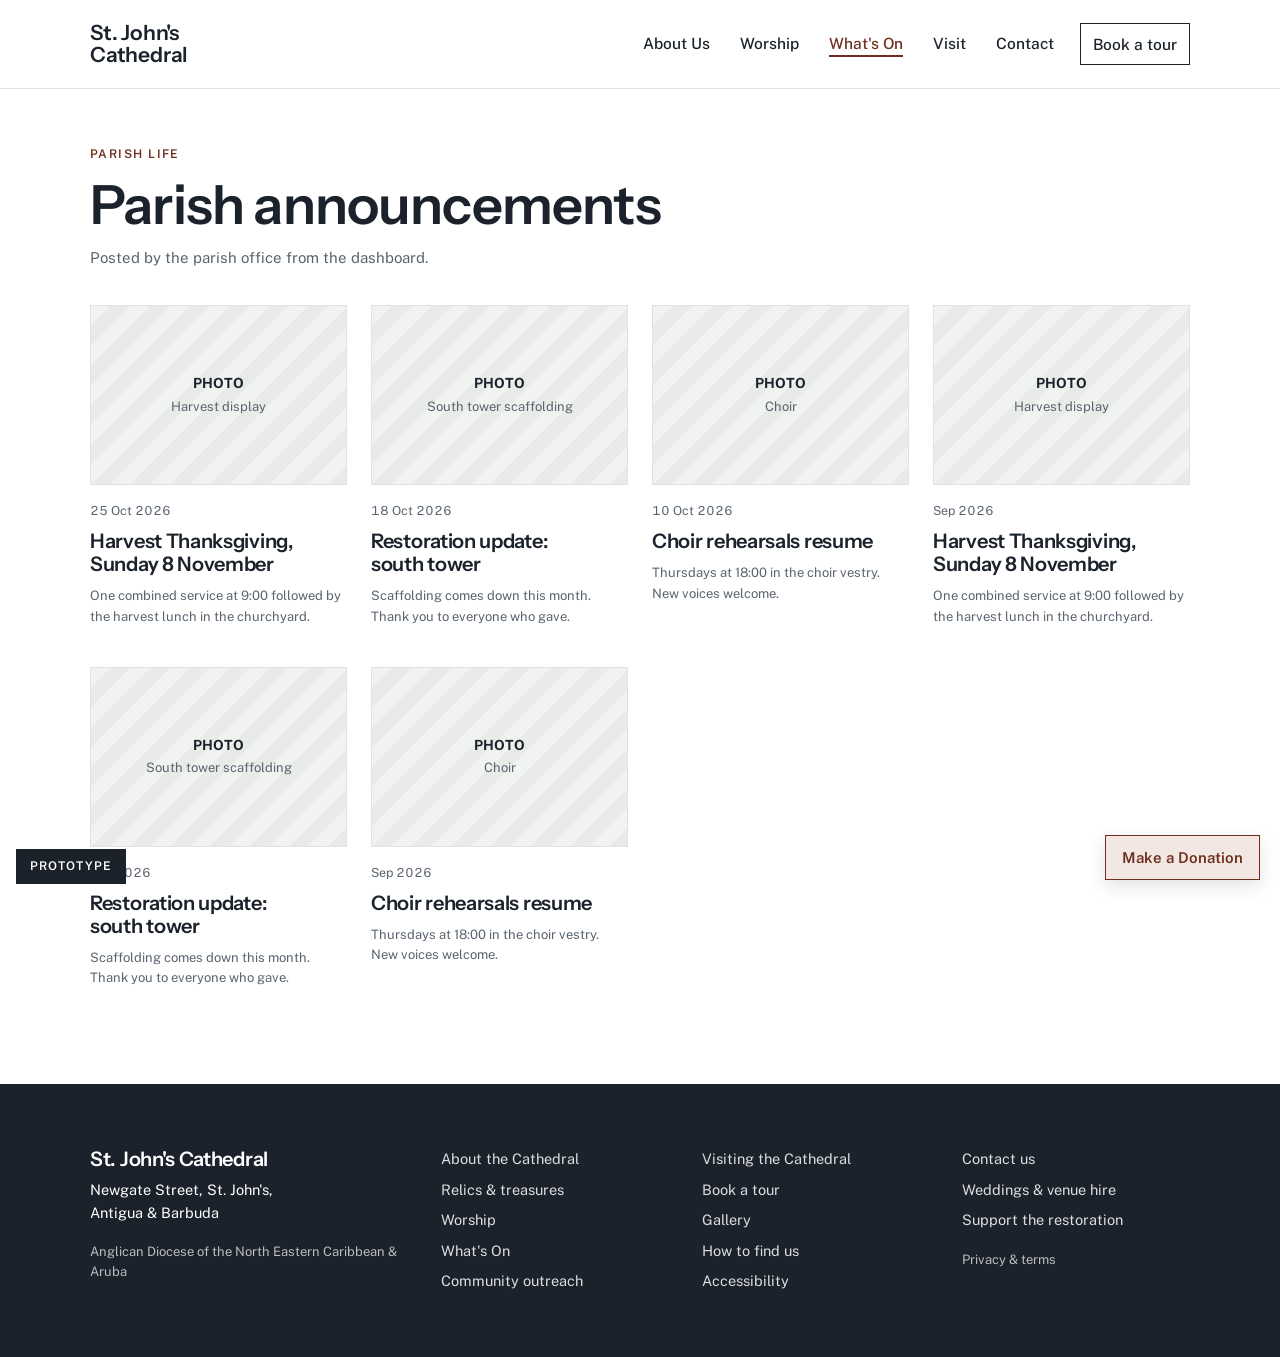
<file: news.html>
<!doctype html>
<html lang="en">
<head>
<meta charset="utf-8">
<meta name="viewport" content="width=device-width, initial-scale=1, viewport-fit=cover">
<title>Parish announcements · St. John's Cathedral</title>
<link rel="preconnect" href="https://fonts.googleapis.com">
<link rel="stylesheet" href="https://fonts.googleapis.com/css2?family=Gloock&family=Instrument+Sans:wght@500;600;700&family=Public+Sans:wght@400;500;600;700&display=swap">
<link rel="stylesheet" href="styles.css">
</head>
<body data-page="news" class="hide-tbd">
<header class="site gut" id="siteHeader"><div class="col">
  <a class="wordmark" href="index.html">St. John's<br>Cathedral</a>
  <button type="button" class="menu-btn" id="menuBtn" aria-expanded="false" aria-controls="mainNav">Menu</button>
  <nav class="main" id="mainNav" aria-label="Main">
    <a href="history.html">About Us</a>
    <a href="worship.html">Worship</a>
    <a href="news.html">What's On</a>
    <a href="visit.html">Visit</a>
    <a href="contact.html">Contact</a>
    <a class="nav-book" href="book.html">Book a tour</a>
  </nav>
</div></header>

<main>
<section class="view" data-view="news"><div class="gut"><div class="col stack">
  <div class="stack" style="gap:10px"><div class="eyebrow">Parish life</div><h1>Parish announcements</h1><p class="muted">Posted by the parish office from the dashboard.</p></div>
  <div class="cards" id="allNews"></div>
</div></div></section>
</main>

<footer class="site gut" id="siteFooter"><div class="col">
  <div class="fcol"><h3>St. John's Cathedral</h3><p>Newgate Street, St. John's,<br>Antigua &amp; Barbuda</p><p class="fnote">Anglican Diocese of the North Eastern Caribbean &amp; Aruba</p></div>
  <div class="fcol"><a href="history.html">About the Cathedral</a><a href="relics.html">Relics &amp; treasures</a><a href="worship.html">Worship</a><a href="news.html">What's On</a><a href="outreach.html">Community outreach</a></div>
  <div class="fcol"><a href="visit.html">Visiting the Cathedral</a><a href="book.html">Book a tour</a><a href="gallery.html">Gallery</a><a href="visit.html#getting-here">How to find us</a><a href="visit.html#access">Accessibility</a></div>
  <div class="fcol"><a href="contact.html">Contact us</a><a href="weddings.html">Weddings &amp; venue hire</a><a href="restore.html">Support the restoration</a><span class="fnote">Privacy &amp; terms</span></div>
</div></footer>

<div class="proto-pill" id="protoPill">
  <button type="button" id="protoToggle" aria-expanded="false" aria-controls="protoMenu">Prototype</button>
  <div class="proto-menu" id="protoMenu" hidden>
    <p class="muted small">Sample data. Nothing is booked or sent.</p>
    <div class="pm-links modes">
      <a href="index.html" data-mode="site">Website</a>
      <a href="admin.html" data-mode="admin">Admin dashboard</a>
      <a href="scanner.html" data-mode="scanner">Guide scanner</a>
    </div>
    <button type="button" id="qBtn">Open questions</button>
    <button type="button" id="tbdBtn" aria-pressed="false">Show labels</button>
    <button type="button" id="resetBtn">Reset sample data</button>
  </div>
</div>
<a class="float-donate" href="restore.html">Make a Donation</a>
<aside class="drawer" id="drawer" hidden aria-label="Open questions">
  <div class="sec-head"><h2>Open questions</h2><button type="button" class="ghost" id="qClose">Close</button></div>
  <p class="muted small">Still to confirm with the church. Each one appears in the prototype with a <span class="tbd" style="margin:0">TBD</span> label.</p>
  <ol id="qList"></ol>
</aside>
<div class="toast" id="toast" hidden role="status"></div>
<script src="app.js"></script>
</body>
</html>
</file>
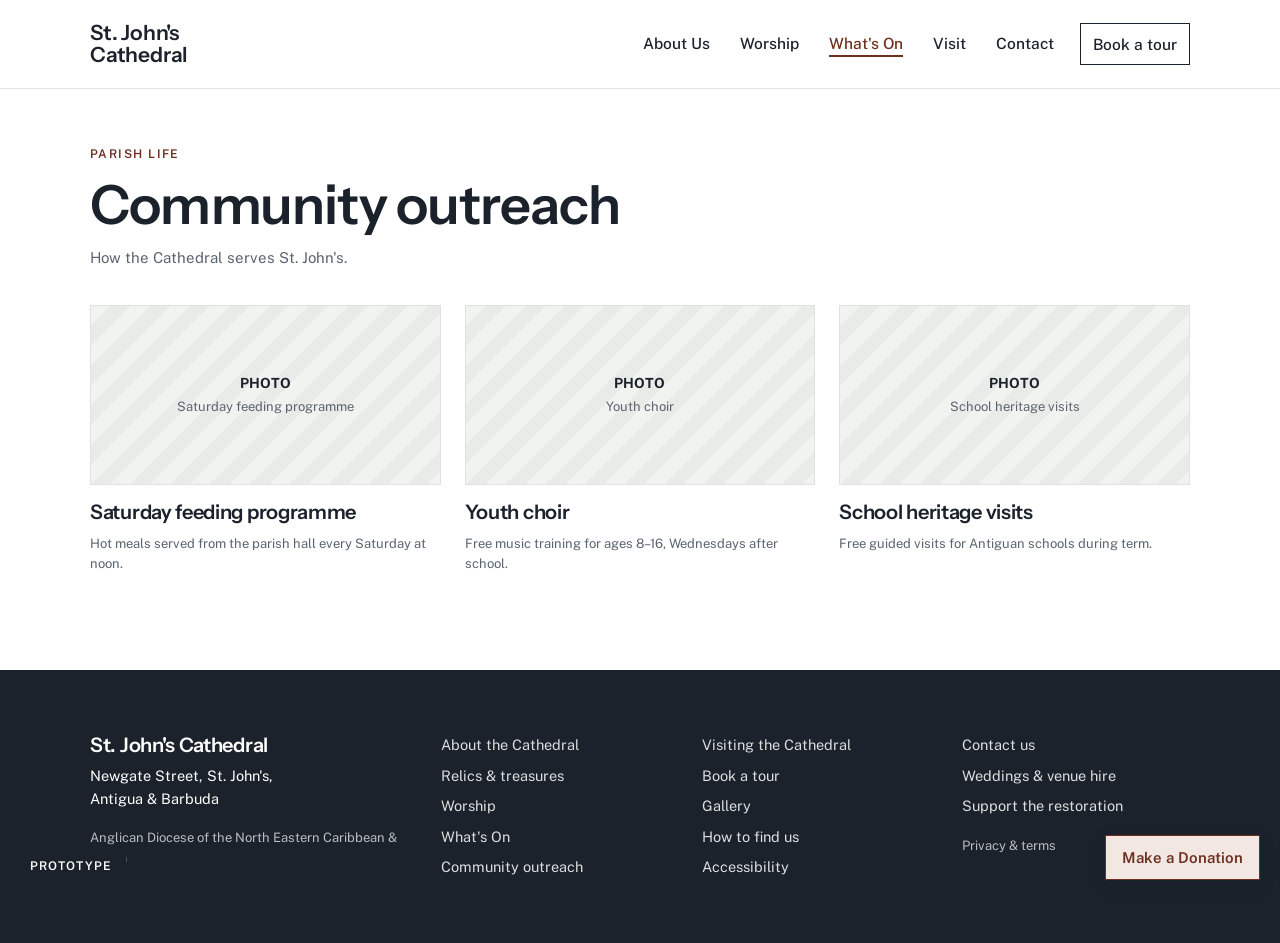
<file: outreach.html>
<!doctype html>
<html lang="en">
<head>
<meta charset="utf-8">
<meta name="viewport" content="width=device-width, initial-scale=1, viewport-fit=cover">
<title>Community outreach · St. John's Cathedral</title>
<link rel="preconnect" href="https://fonts.googleapis.com">
<link rel="stylesheet" href="https://fonts.googleapis.com/css2?family=Gloock&family=Instrument+Sans:wght@500;600;700&family=Public+Sans:wght@400;500;600;700&display=swap">
<link rel="stylesheet" href="styles.css">
</head>
<body data-page="outreach" class="hide-tbd">
<header class="site gut" id="siteHeader"><div class="col">
  <a class="wordmark" href="index.html">St. John's<br>Cathedral</a>
  <button type="button" class="menu-btn" id="menuBtn" aria-expanded="false" aria-controls="mainNav">Menu</button>
  <nav class="main" id="mainNav" aria-label="Main">
    <a href="history.html">About Us</a>
    <a href="worship.html">Worship</a>
    <a href="news.html">What's On</a>
    <a href="visit.html">Visit</a>
    <a href="contact.html">Contact</a>
    <a class="nav-book" href="book.html">Book a tour</a>
  </nav>
</div></header>

<main>
<section class="view" data-view="outreach"><div class="gut"><div class="col stack">
  <div class="stack" style="gap:10px"><div class="eyebrow">Parish life</div><h1>Community outreach</h1><p class="muted">How the Cathedral serves St. John's.<span class="tbd">Real programmes needed</span></p></div>
  <div class="cards" id="allOutreach"></div>
</div></div></section>
</main>

<footer class="site gut" id="siteFooter"><div class="col">
  <div class="fcol"><h3>St. John's Cathedral</h3><p>Newgate Street, St. John's,<br>Antigua &amp; Barbuda</p><p class="fnote">Anglican Diocese of the North Eastern Caribbean &amp; Aruba</p></div>
  <div class="fcol"><a href="history.html">About the Cathedral</a><a href="relics.html">Relics &amp; treasures</a><a href="worship.html">Worship</a><a href="news.html">What's On</a><a href="outreach.html">Community outreach</a></div>
  <div class="fcol"><a href="visit.html">Visiting the Cathedral</a><a href="book.html">Book a tour</a><a href="gallery.html">Gallery</a><a href="visit.html#getting-here">How to find us</a><a href="visit.html#access">Accessibility</a></div>
  <div class="fcol"><a href="contact.html">Contact us</a><a href="weddings.html">Weddings &amp; venue hire</a><a href="restore.html">Support the restoration</a><span class="fnote">Privacy &amp; terms</span></div>
</div></footer>

<div class="proto-pill" id="protoPill">
  <button type="button" id="protoToggle" aria-expanded="false" aria-controls="protoMenu">Prototype</button>
  <div class="proto-menu" id="protoMenu" hidden>
    <p class="muted small">Sample data. Nothing is booked or sent.</p>
    <div class="pm-links modes">
      <a href="index.html" data-mode="site">Website</a>
      <a href="admin.html" data-mode="admin">Admin dashboard</a>
      <a href="scanner.html" data-mode="scanner">Guide scanner</a>
    </div>
    <button type="button" id="qBtn">Open questions</button>
    <button type="button" id="tbdBtn" aria-pressed="false">Show labels</button>
    <button type="button" id="resetBtn">Reset sample data</button>
  </div>
</div>
<a class="float-donate" href="restore.html">Make a Donation</a>
<aside class="drawer" id="drawer" hidden aria-label="Open questions">
  <div class="sec-head"><h2>Open questions</h2><button type="button" class="ghost" id="qClose">Close</button></div>
  <p class="muted small">Still to confirm with the church. Each one appears in the prototype with a <span class="tbd" style="margin:0">TBD</span> label.</p>
  <ol id="qList"></ol>
</aside>
<div class="toast" id="toast" hidden role="status"></div>
<script src="app.js"></script>
</body>
</html>
</file>
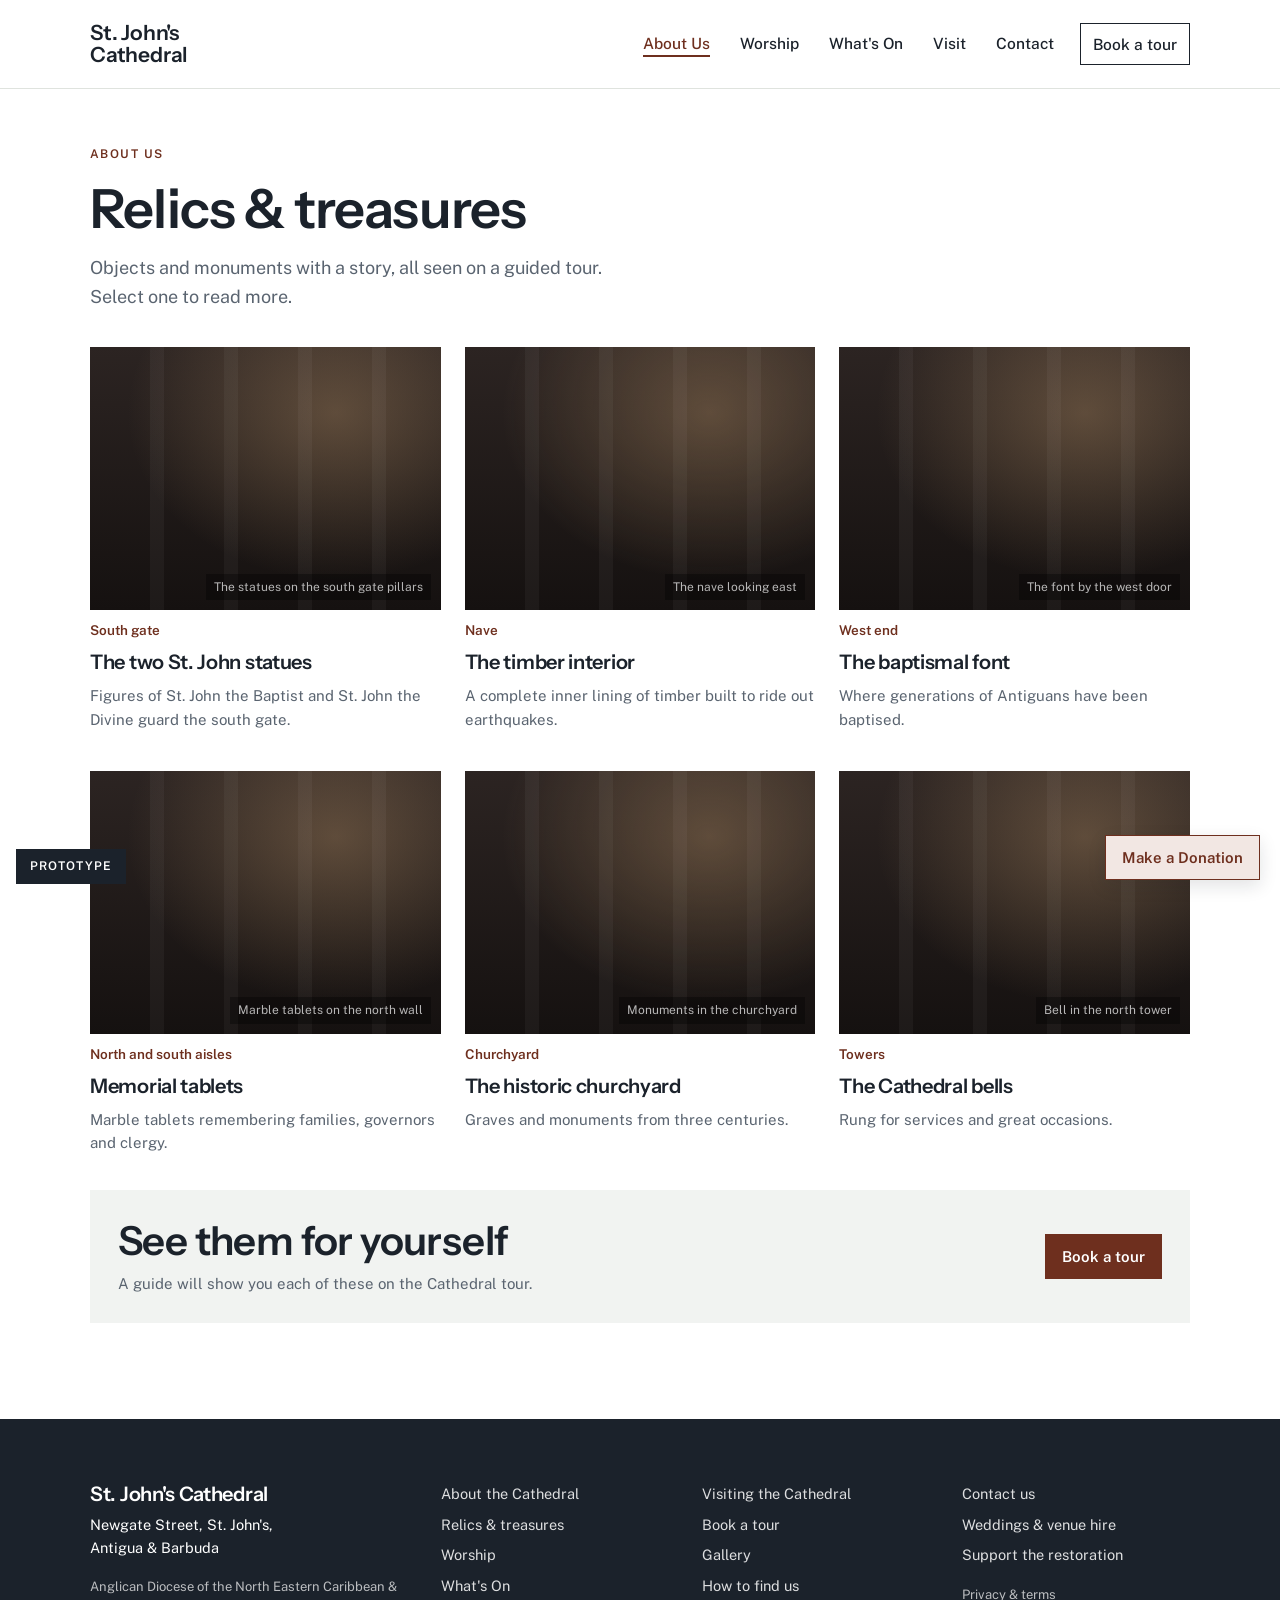
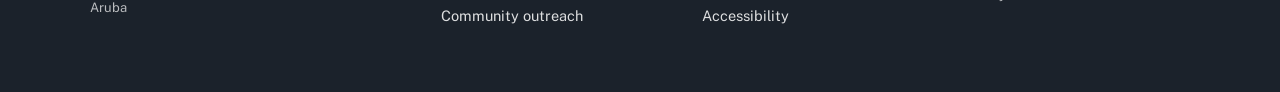
<file: relics.html>
<!doctype html>
<html lang="en">
<head>
<meta charset="utf-8">
<meta name="viewport" content="width=device-width, initial-scale=1, viewport-fit=cover">
<title>Relics &amp; treasures · St. John's Cathedral</title>
<link rel="preconnect" href="https://fonts.googleapis.com">
<link rel="stylesheet" href="https://fonts.googleapis.com/css2?family=Gloock&family=Instrument+Sans:wght@500;600;700&family=Public+Sans:wght@400;500;600;700&display=swap">
<link rel="stylesheet" href="styles.css">
</head>
<body data-page="relics" class="hide-tbd">
<header class="site gut" id="siteHeader"><div class="col">
  <a class="wordmark" href="index.html">St. John's<br>Cathedral</a>
  <button type="button" class="menu-btn" id="menuBtn" aria-expanded="false" aria-controls="mainNav">Menu</button>
  <nav class="main" id="mainNav" aria-label="Main">
    <a href="history.html">About Us</a>
    <a href="worship.html">Worship</a>
    <a href="news.html">What's On</a>
    <a href="visit.html">Visit</a>
    <a href="contact.html">Contact</a>
    <a class="nav-book" href="book.html">Book a tour</a>
  </nav>
</div></header>

<main>
<section class="view" data-view="relics"><div class="gut"><div class="col stack">
  <div class="page-head">
    <div class="eyebrow">About us</div>
    <h1>Relics &amp; treasures</h1>
    <p class="lead">Objects and monuments with a story, all seen on a guided tour. Select one to read more.<span class="sample">Sample list</span></p>
  </div>
  <div class="relic-grid" id="relicGrid"></div>
  <div class="relic-link">
    <div><h2>See them for yourself</h2><p class="muted" style="margin-top:8px">A guide will show you each of these on the Cathedral tour.</p></div>
    <a class="btn" href="book.html">Book a tour</a>
  </div>
  <dialog class="evdlg" id="evDlg" aria-labelledby="evTitle">
    <div class="evdlg-in">
      <div class="sec-head"><span class="eyebrow" id="evEra"></span><button type="button" class="ghost" id="evClose" aria-label="Close">Close</button></div>
      <div class="ev-big" id="evYear"></div>
      <h2 id="evTitle"></h2>
      <div class="ph" id="evPhoto" style="min-height:180px"></div>
      <p id="evText"></p>
      <p class="muted small">Source: restoration blog archive <span class="sample">To be confirmed</span></p>
      <div class="nav-row"><button type="button" class="ghost" id="evPrev">‹ Previous</button><span class="muted small tnum" id="evCount"></span><button type="button" id="evNext">Next ›</button></div>
    </div>
  </dialog>
</div></div></section>
</main>

<footer class="site gut" id="siteFooter"><div class="col">
  <div class="fcol"><h3>St. John's Cathedral</h3><p>Newgate Street, St. John's,<br>Antigua &amp; Barbuda</p><p class="fnote">Anglican Diocese of the North Eastern Caribbean &amp; Aruba</p></div>
  <div class="fcol"><a href="history.html">About the Cathedral</a><a href="relics.html">Relics &amp; treasures</a><a href="worship.html">Worship</a><a href="news.html">What's On</a><a href="outreach.html">Community outreach</a></div>
  <div class="fcol"><a href="visit.html">Visiting the Cathedral</a><a href="book.html">Book a tour</a><a href="gallery.html">Gallery</a><a href="visit.html#getting-here">How to find us</a><a href="visit.html#access">Accessibility</a></div>
  <div class="fcol"><a href="contact.html">Contact us</a><a href="weddings.html">Weddings &amp; venue hire</a><a href="restore.html">Support the restoration</a><span class="fnote">Privacy &amp; terms</span></div>
</div></footer>

<div class="proto-pill" id="protoPill">
  <button type="button" id="protoToggle" aria-expanded="false" aria-controls="protoMenu">Prototype</button>
  <div class="proto-menu" id="protoMenu" hidden>
    <p class="muted small">Sample data. Nothing is booked or sent.</p>
    <div class="pm-links modes">
      <a href="index.html" data-mode="site">Website</a>
      <a href="admin.html" data-mode="admin">Admin dashboard</a>
      <a href="scanner.html" data-mode="scanner">Guide scanner</a>
    </div>
    <button type="button" id="qBtn">Open questions</button>
    <button type="button" id="tbdBtn" aria-pressed="false">Show labels</button>
    <button type="button" id="resetBtn">Reset sample data</button>
  </div>
</div>
<a class="float-donate" href="restore.html">Make a Donation</a>
<aside class="drawer" id="drawer" hidden aria-label="Open questions">
  <div class="sec-head"><h2>Open questions</h2><button type="button" class="ghost" id="qClose">Close</button></div>
  <p class="muted small">Still to confirm with the church. Each one appears in the prototype with a <span class="tbd" style="margin:0">TBD</span> label.</p>
  <ol id="qList"></ol>
</aside>
<div class="toast" id="toast" hidden role="status"></div>
<script src="app.js"></script>
</body>
</html>
</file>
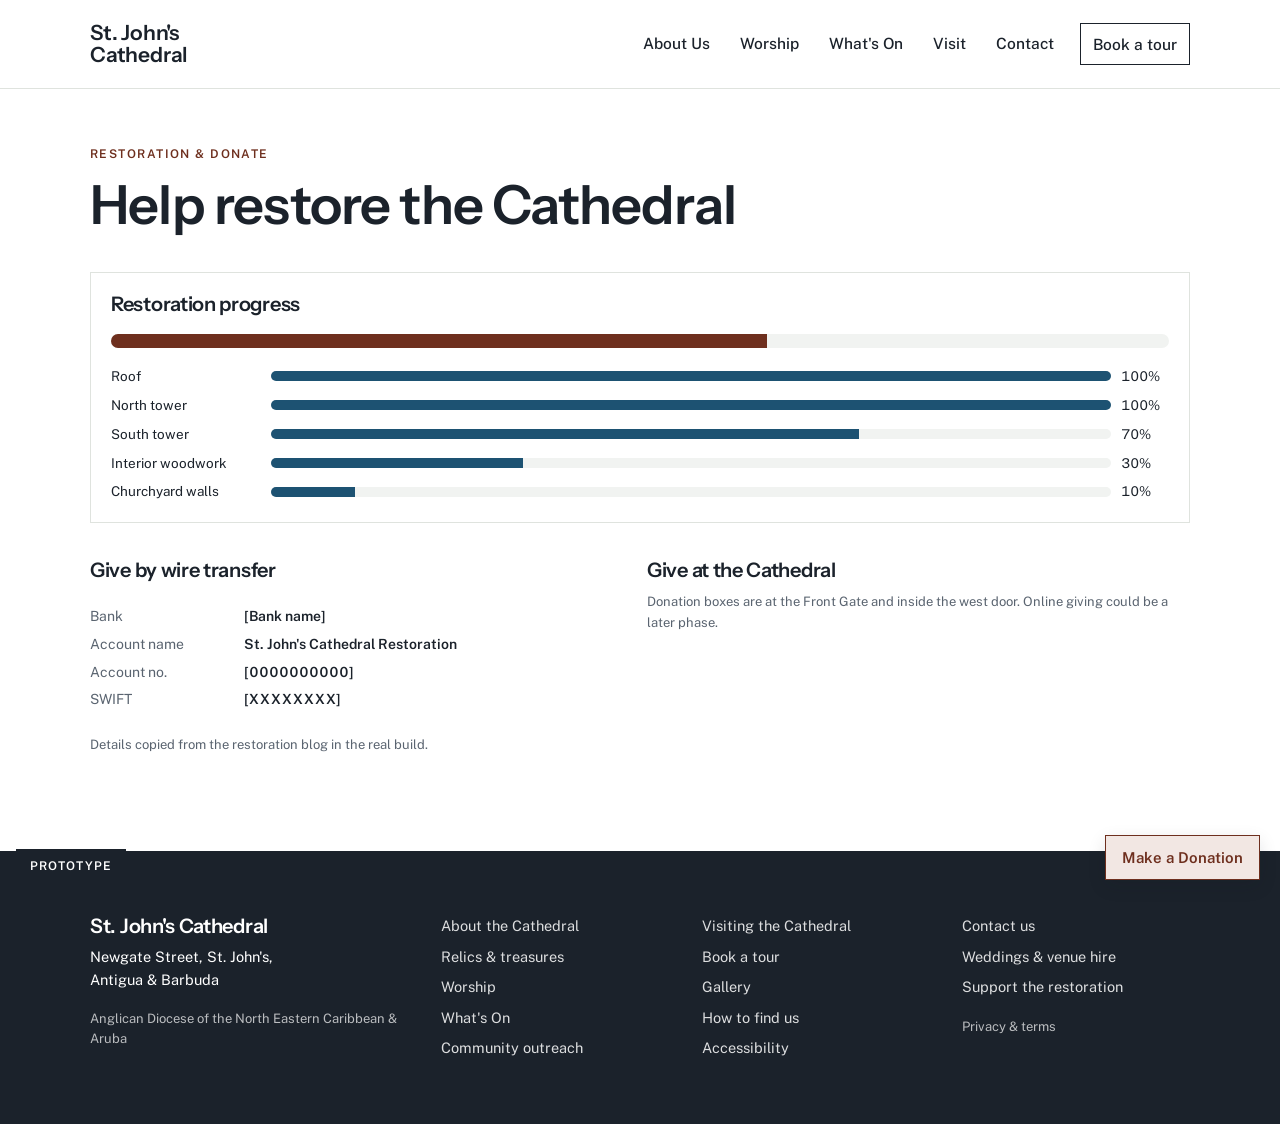
<file: restore.html>
<!doctype html>
<html lang="en">
<head>
<meta charset="utf-8">
<meta name="viewport" content="width=device-width, initial-scale=1, viewport-fit=cover">
<title>Restoration & donate · St. John's Cathedral</title>
<link rel="preconnect" href="https://fonts.googleapis.com">
<link rel="stylesheet" href="https://fonts.googleapis.com/css2?family=Gloock&family=Instrument+Sans:wght@500;600;700&family=Public+Sans:wght@400;500;600;700&display=swap">
<link rel="stylesheet" href="styles.css">
</head>
<body data-page="restore" class="hide-tbd">
<header class="site gut" id="siteHeader"><div class="col">
  <a class="wordmark" href="index.html">St. John's<br>Cathedral</a>
  <button type="button" class="menu-btn" id="menuBtn" aria-expanded="false" aria-controls="mainNav">Menu</button>
  <nav class="main" id="mainNav" aria-label="Main">
    <a href="history.html">About Us</a>
    <a href="worship.html">Worship</a>
    <a href="news.html">What's On</a>
    <a href="visit.html">Visit</a>
    <a href="contact.html">Contact</a>
    <a class="nav-book" href="book.html">Book a tour</a>
  </nav>
</div></header>

<main>
<section class="view" data-view="restore"><div class="gut"><div class="col stack">
  <div class="stack" style="gap:10px"><div class="eyebrow">Restoration &amp; donate</div><h1>Help restore the Cathedral</h1></div>
  <div class="panel">
    <div class="sec-head"><h3>Restoration progress</h3><span class="sample">Sample figures</span></div>
    <div class="progress"><i style="width:62%"></i></div>
    <div class="cap" id="phases"></div>
  </div>
  <div class="grid2">
    <div class="card"><h3>Give by wire transfer</h3>
      <dl class="kv"><dt>Bank</dt><dd>[Bank name]</dd><dt>Account name</dt><dd>St. John's Cathedral Restoration</dd><dt>Account no.</dt><dd class="tnum">[0000000000]</dd><dt>SWIFT</dt><dd>[XXXXXXXX]</dd></dl>
      <p class="muted small">Details copied from the restoration blog in the real build.</p></div>
    <div class="card"><h3>Give at the Cathedral</h3><p class="muted small">Donation boxes are at the Front Gate and inside the west door. Online giving could be a later phase.</p></div>
  </div>
</div></div></section>
</main>

<footer class="site gut" id="siteFooter"><div class="col">
  <div class="fcol"><h3>St. John's Cathedral</h3><p>Newgate Street, St. John's,<br>Antigua &amp; Barbuda</p><p class="fnote">Anglican Diocese of the North Eastern Caribbean &amp; Aruba</p></div>
  <div class="fcol"><a href="history.html">About the Cathedral</a><a href="relics.html">Relics &amp; treasures</a><a href="worship.html">Worship</a><a href="news.html">What's On</a><a href="outreach.html">Community outreach</a></div>
  <div class="fcol"><a href="visit.html">Visiting the Cathedral</a><a href="book.html">Book a tour</a><a href="gallery.html">Gallery</a><a href="visit.html#getting-here">How to find us</a><a href="visit.html#access">Accessibility</a></div>
  <div class="fcol"><a href="contact.html">Contact us</a><a href="weddings.html">Weddings &amp; venue hire</a><a href="restore.html">Support the restoration</a><span class="fnote">Privacy &amp; terms</span></div>
</div></footer>

<div class="proto-pill" id="protoPill">
  <button type="button" id="protoToggle" aria-expanded="false" aria-controls="protoMenu">Prototype</button>
  <div class="proto-menu" id="protoMenu" hidden>
    <p class="muted small">Sample data. Nothing is booked or sent.</p>
    <div class="pm-links modes">
      <a href="index.html" data-mode="site">Website</a>
      <a href="admin.html" data-mode="admin">Admin dashboard</a>
      <a href="scanner.html" data-mode="scanner">Guide scanner</a>
    </div>
    <button type="button" id="qBtn">Open questions</button>
    <button type="button" id="tbdBtn" aria-pressed="false">Show labels</button>
    <button type="button" id="resetBtn">Reset sample data</button>
  </div>
</div>
<a class="float-donate" href="restore.html">Make a Donation</a>
<aside class="drawer" id="drawer" hidden aria-label="Open questions">
  <div class="sec-head"><h2>Open questions</h2><button type="button" class="ghost" id="qClose">Close</button></div>
  <p class="muted small">Still to confirm with the church. Each one appears in the prototype with a <span class="tbd" style="margin:0">TBD</span> label.</p>
  <ol id="qList"></ol>
</aside>
<div class="toast" id="toast" hidden role="status"></div>
<script src="app.js"></script>
</body>
</html>
</file>
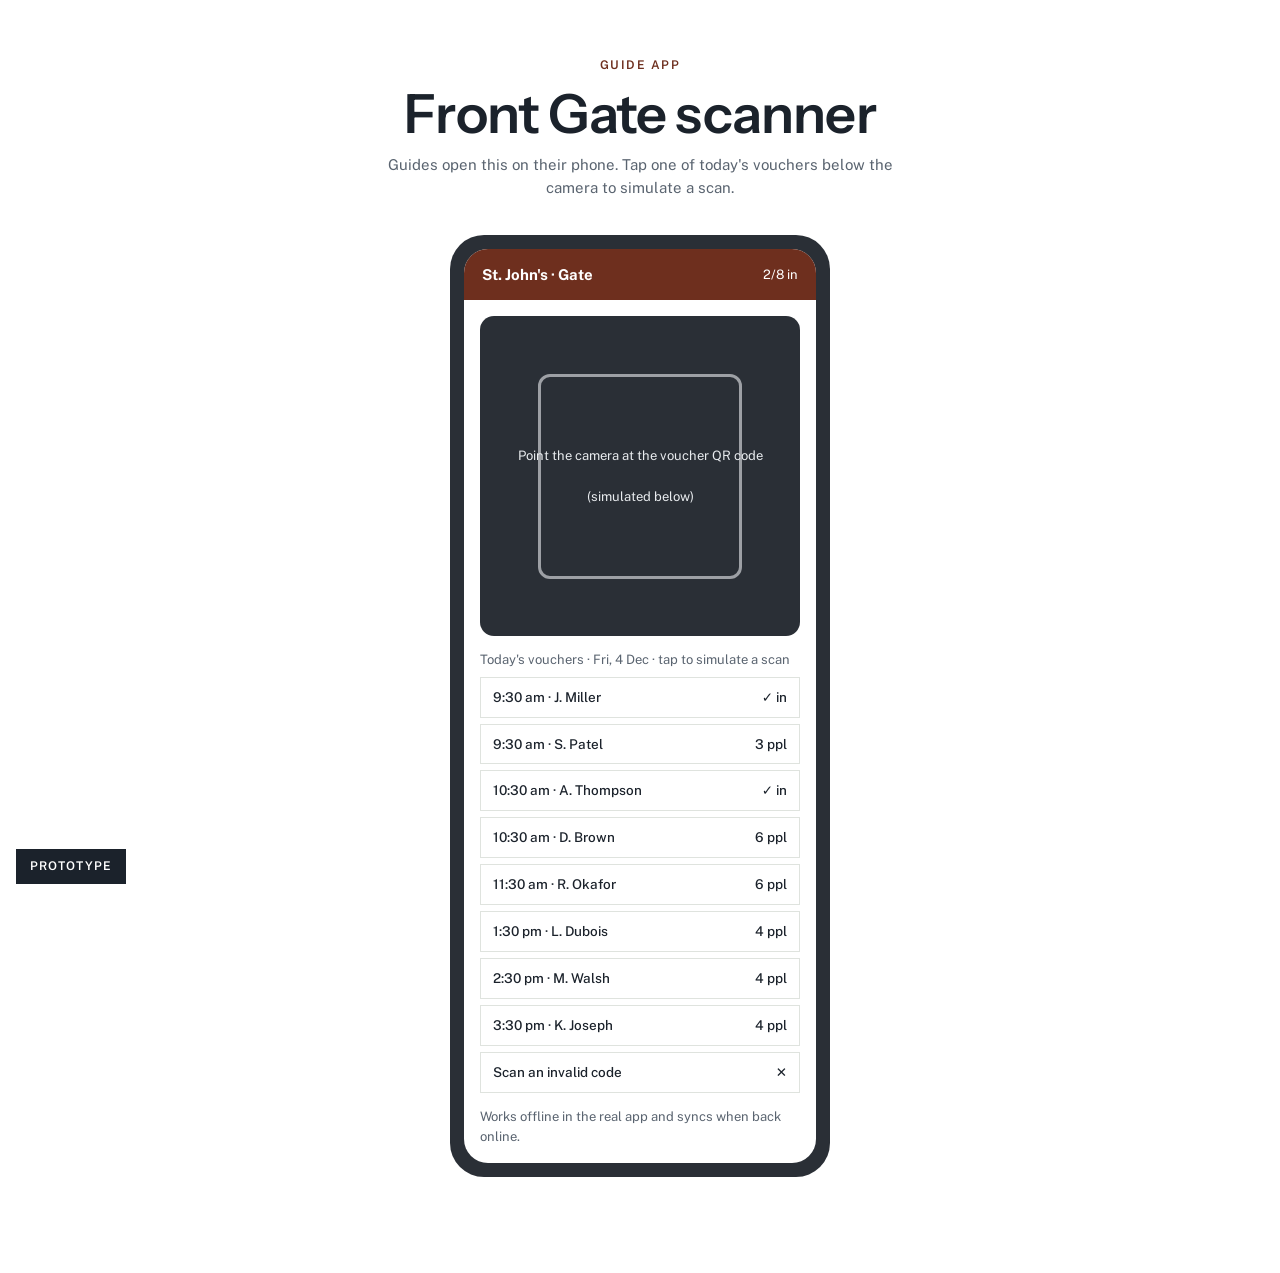
<file: scanner.html>
<!doctype html>
<html lang="en">
<head>
<meta charset="utf-8">
<meta name="viewport" content="width=device-width, initial-scale=1, viewport-fit=cover">
<title>Gate scanner · St. John's Cathedral</title>
<link rel="preconnect" href="https://fonts.googleapis.com">
<link rel="stylesheet" href="https://fonts.googleapis.com/css2?family=Gloock&family=Instrument+Sans:wght@500;600;700&family=Public+Sans:wght@400;500;600;700&display=swap">
<link rel="stylesheet" href="styles.css">
</head>
<body data-page="scanner" class="hide-tbd">


<main>
<section class="view" data-view="scanner"><div class="gut"><div class="col stack">
  <div class="stack" style="gap:8px;text-align:center;justify-items:center"><div class="eyebrow">Guide app</div><h1>Front Gate scanner</h1>
  <p class="muted" style="max-width:60ch">Guides open this on their phone. Tap one of today's vouchers below the camera to simulate a scan.</p></div>
  <div class="phone"><div class="screen">
    <div class="top"><b>St. John's · Gate</b><span id="scanCount"></span></div>
    <div class="body" id="scanBody"></div>
  </div></div>
</div></div></section>
</main>



<div class="proto-pill" id="protoPill">
  <button type="button" id="protoToggle" aria-expanded="false" aria-controls="protoMenu">Prototype</button>
  <div class="proto-menu" id="protoMenu" hidden>
    <p class="muted small">Sample data. Nothing is booked or sent.</p>
    <div class="pm-links modes">
      <a href="index.html" data-mode="site">Website</a>
      <a href="admin.html" data-mode="admin">Admin dashboard</a>
      <a href="scanner.html" data-mode="scanner">Guide scanner</a>
    </div>
    <button type="button" id="qBtn">Open questions</button>
    <button type="button" id="tbdBtn" aria-pressed="false">Show labels</button>
    <button type="button" id="resetBtn">Reset sample data</button>
  </div>
</div>
<aside class="drawer" id="drawer" hidden aria-label="Open questions">
  <div class="sec-head"><h2>Open questions</h2><button type="button" class="ghost" id="qClose">Close</button></div>
  <p class="muted small">Still to confirm with the church. Each one appears in the prototype with a <span class="tbd" style="margin:0">TBD</span> label.</p>
  <ol id="qList"></ol>
</aside>
<div class="toast" id="toast" hidden role="status"></div>
<script src="app.js"></script>
</body>
</html>
</file>
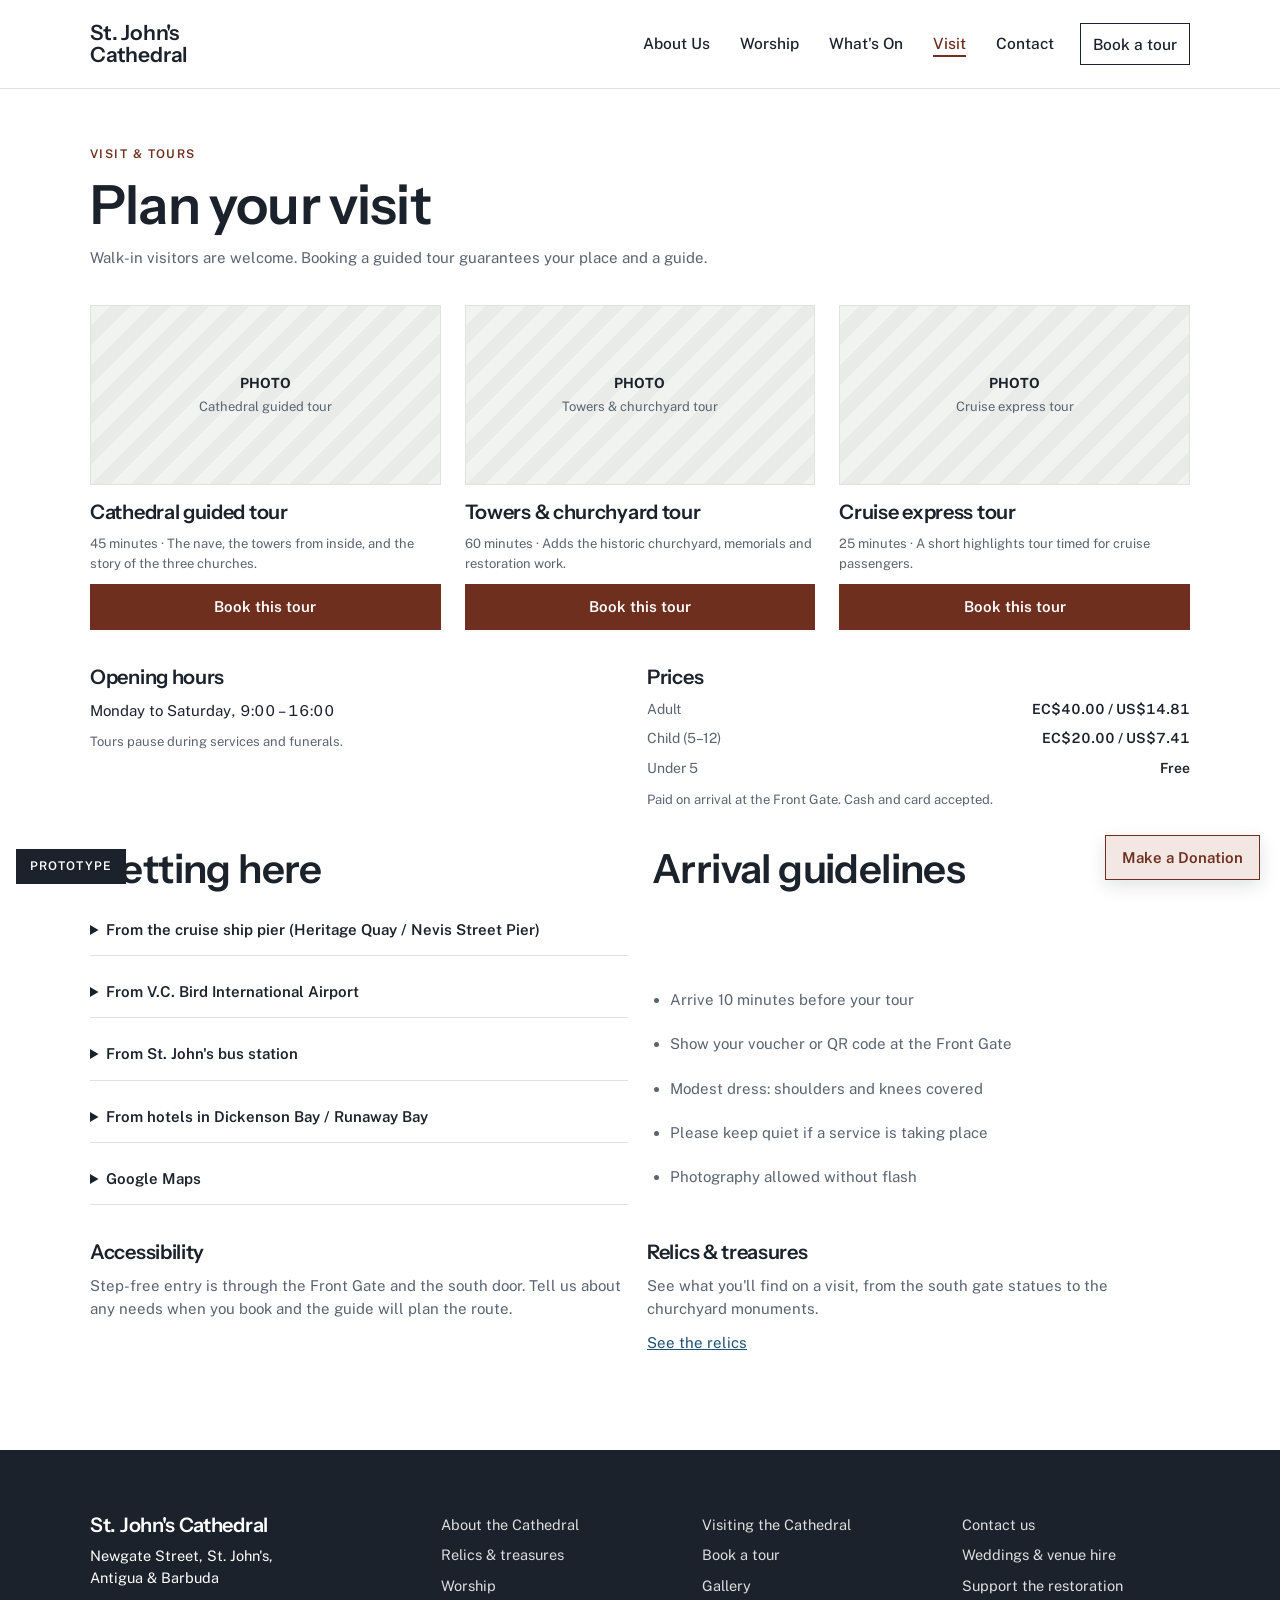
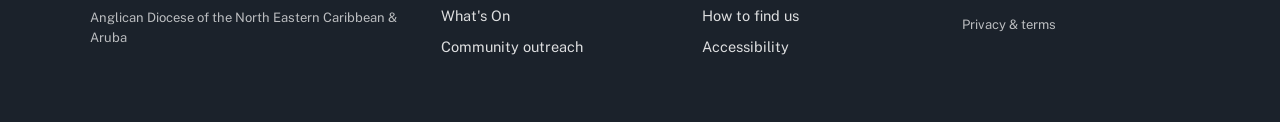
<file: visit.html>
<!doctype html>
<html lang="en">
<head>
<meta charset="utf-8">
<meta name="viewport" content="width=device-width, initial-scale=1, viewport-fit=cover">
<title>Visit & tours · St. John's Cathedral</title>
<link rel="preconnect" href="https://fonts.googleapis.com">
<link rel="stylesheet" href="https://fonts.googleapis.com/css2?family=Gloock&family=Instrument+Sans:wght@500;600;700&family=Public+Sans:wght@400;500;600;700&display=swap">
<link rel="stylesheet" href="styles.css">
</head>
<body data-page="visit" class="hide-tbd">
<header class="site gut" id="siteHeader"><div class="col">
  <a class="wordmark" href="index.html">St. John's<br>Cathedral</a>
  <button type="button" class="menu-btn" id="menuBtn" aria-expanded="false" aria-controls="mainNav">Menu</button>
  <nav class="main" id="mainNav" aria-label="Main">
    <a href="history.html">About Us</a>
    <a href="worship.html">Worship</a>
    <a href="news.html">What's On</a>
    <a href="visit.html">Visit</a>
    <a href="contact.html">Contact</a>
    <a class="nav-book" href="book.html">Book a tour</a>
  </nav>
</div></header>

<main>
<section class="view" data-view="visit"><div class="gut"><div class="col stack">
  <div class="stack" style="gap:10px"><div class="eyebrow">Visit &amp; tours</div><h1>Plan your visit</h1>
  <p class="muted">Walk-in visitors are welcome. Booking a guided tour guarantees your place and a guide.</p></div>
  <div class="cards" id="tourCards"></div>
  <div class="grid2">
    <div class="card"><h3>Opening hours</h3><p class="tnum">Monday to Saturday, 9:00 – 16:00 <span class="tbd">TBD</span></p><p class="muted small">Tours pause during services and funerals.<span class="tbd">TBD</span></p></div>
    <div class="card"><h3>Prices</h3><div class="sumrows" id="priceList"></div><p class="muted small">Paid on arrival at the Front Gate. Cash and card accepted.</p></div>
  </div>
  <div class="find" id="getting-here"><div class="stack" style="gap:12px"><h2>Getting here</h2><div class="dirs" id="dirsVisit"></div></div>
  <div class="stack" style="gap:12px"><h2>Arrival guidelines</h2><ul class="muted" style="margin:0;padding-left:18px;display:grid;gap:4px" id="guideList"></ul><span class="tbd" style="justify-self:start;margin:0">List not confirmed</span></div></div>
  <div class="grid2">
    <div class="card" id="access"><h3>Accessibility</h3><p class="muted">Step-free entry is through the Front Gate and the south door. Tell us about any needs when you book and the guide will plan the route.<span class="tbd">To confirm</span></p></div>
    <div class="card"><h3>Relics &amp; treasures</h3><p class="muted">See what you'll find on a visit, from the south gate statues to the churchyard monuments.</p><p><a href="relics.html">See the relics</a></p></div>
  </div>
</div></div></section>
</main>

<footer class="site gut" id="siteFooter"><div class="col">
  <div class="fcol"><h3>St. John's Cathedral</h3><p>Newgate Street, St. John's,<br>Antigua &amp; Barbuda</p><p class="fnote">Anglican Diocese of the North Eastern Caribbean &amp; Aruba</p></div>
  <div class="fcol"><a href="history.html">About the Cathedral</a><a href="relics.html">Relics &amp; treasures</a><a href="worship.html">Worship</a><a href="news.html">What's On</a><a href="outreach.html">Community outreach</a></div>
  <div class="fcol"><a href="visit.html">Visiting the Cathedral</a><a href="book.html">Book a tour</a><a href="gallery.html">Gallery</a><a href="visit.html#getting-here">How to find us</a><a href="visit.html#access">Accessibility</a></div>
  <div class="fcol"><a href="contact.html">Contact us</a><a href="weddings.html">Weddings &amp; venue hire</a><a href="restore.html">Support the restoration</a><span class="fnote">Privacy &amp; terms</span></div>
</div></footer>

<div class="proto-pill" id="protoPill">
  <button type="button" id="protoToggle" aria-expanded="false" aria-controls="protoMenu">Prototype</button>
  <div class="proto-menu" id="protoMenu" hidden>
    <p class="muted small">Sample data. Nothing is booked or sent.</p>
    <div class="pm-links modes">
      <a href="index.html" data-mode="site">Website</a>
      <a href="admin.html" data-mode="admin">Admin dashboard</a>
      <a href="scanner.html" data-mode="scanner">Guide scanner</a>
    </div>
    <button type="button" id="qBtn">Open questions</button>
    <button type="button" id="tbdBtn" aria-pressed="false">Show labels</button>
    <button type="button" id="resetBtn">Reset sample data</button>
  </div>
</div>
<a class="float-donate" href="restore.html">Make a Donation</a>
<aside class="drawer" id="drawer" hidden aria-label="Open questions">
  <div class="sec-head"><h2>Open questions</h2><button type="button" class="ghost" id="qClose">Close</button></div>
  <p class="muted small">Still to confirm with the church. Each one appears in the prototype with a <span class="tbd" style="margin:0">TBD</span> label.</p>
  <ol id="qList"></ol>
</aside>
<div class="toast" id="toast" hidden role="status"></div>
<script src="app.js"></script>
</body>
</html>
</file>
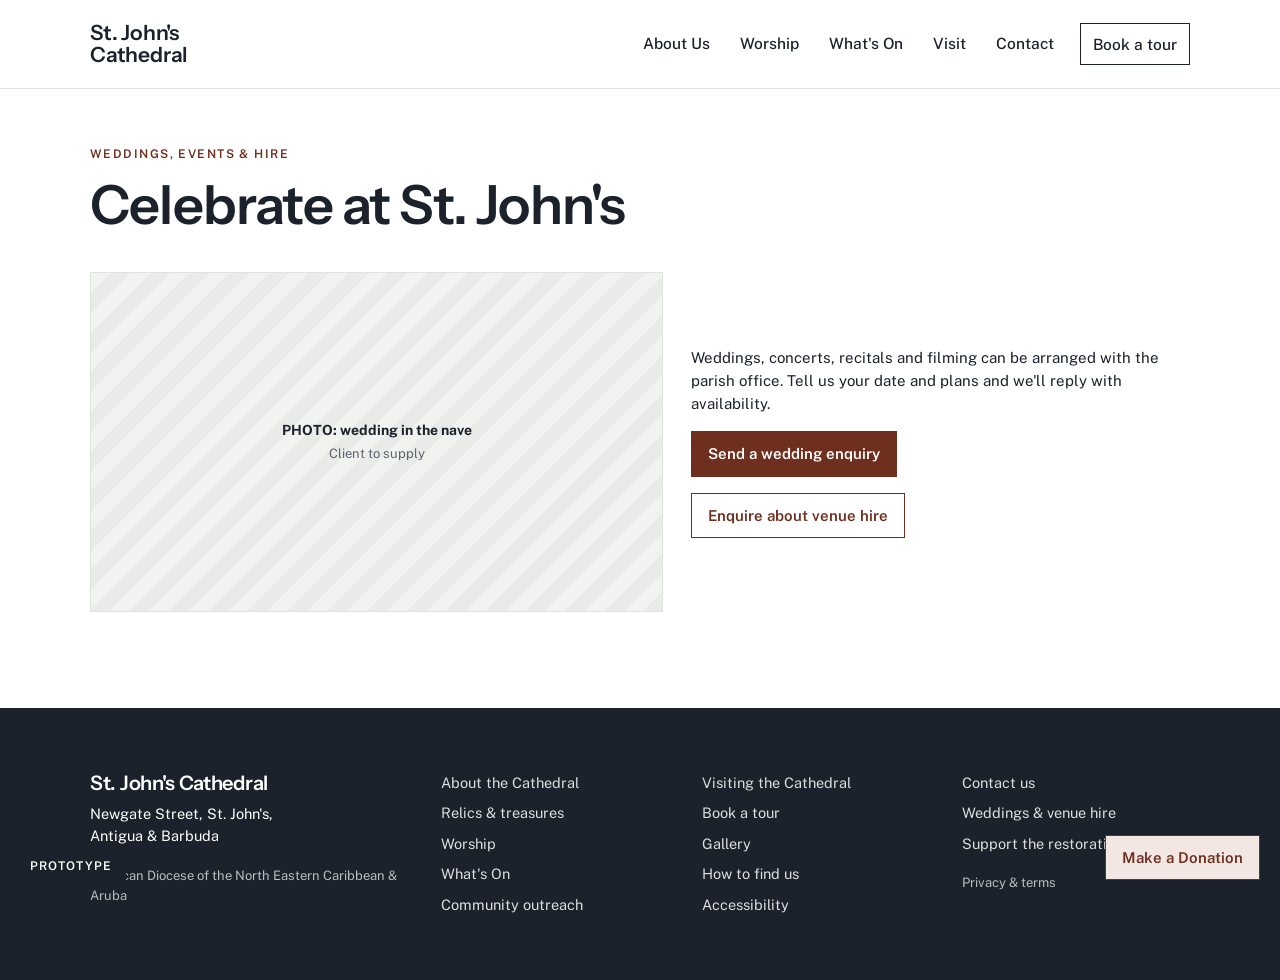
<file: weddings.html>
<!doctype html>
<html lang="en">
<head>
<meta charset="utf-8">
<meta name="viewport" content="width=device-width, initial-scale=1, viewport-fit=cover">
<title>Weddings & hire · St. John's Cathedral</title>
<link rel="preconnect" href="https://fonts.googleapis.com">
<link rel="stylesheet" href="https://fonts.googleapis.com/css2?family=Gloock&family=Instrument+Sans:wght@500;600;700&family=Public+Sans:wght@400;500;600;700&display=swap">
<link rel="stylesheet" href="styles.css">
</head>
<body data-page="weddings" class="hide-tbd">
<header class="site gut" id="siteHeader"><div class="col">
  <a class="wordmark" href="index.html">St. John's<br>Cathedral</a>
  <button type="button" class="menu-btn" id="menuBtn" aria-expanded="false" aria-controls="mainNav">Menu</button>
  <nav class="main" id="mainNav" aria-label="Main">
    <a href="history.html">About Us</a>
    <a href="worship.html">Worship</a>
    <a href="news.html">What's On</a>
    <a href="visit.html">Visit</a>
    <a href="contact.html">Contact</a>
    <a class="nav-book" href="book.html">Book a tour</a>
  </nav>
</div></header>

<main>
<section class="view" data-view="weddings"><div class="gut"><div class="col stack">
  <div class="stack" style="gap:10px"><div class="eyebrow">Weddings, events &amp; hire</div><h1>Celebrate at St. John's</h1></div>
  <div class="hero"><div class="ph"><div><b>PHOTO: wedding in the nave</b>Client to supply</div></div>
  <div class="copy"><p>Weddings, concerts, recitals and filming can be arranged with the parish office. Tell us your date and plans and we'll reply with availability.<span class="sample">Sample text</span></p>
  <div><a class="btn" href="contact.html?enq=weddings">Send a wedding enquiry</a></div>
  <div><a class="btn ghost" href="contact.html?enq=hire">Enquire about venue hire</a></div></div></div>
</div></div></section>
</main>

<footer class="site gut" id="siteFooter"><div class="col">
  <div class="fcol"><h3>St. John's Cathedral</h3><p>Newgate Street, St. John's,<br>Antigua &amp; Barbuda</p><p class="fnote">Anglican Diocese of the North Eastern Caribbean &amp; Aruba</p></div>
  <div class="fcol"><a href="history.html">About the Cathedral</a><a href="relics.html">Relics &amp; treasures</a><a href="worship.html">Worship</a><a href="news.html">What's On</a><a href="outreach.html">Community outreach</a></div>
  <div class="fcol"><a href="visit.html">Visiting the Cathedral</a><a href="book.html">Book a tour</a><a href="gallery.html">Gallery</a><a href="visit.html#getting-here">How to find us</a><a href="visit.html#access">Accessibility</a></div>
  <div class="fcol"><a href="contact.html">Contact us</a><a href="weddings.html">Weddings &amp; venue hire</a><a href="restore.html">Support the restoration</a><span class="fnote">Privacy &amp; terms</span></div>
</div></footer>

<div class="proto-pill" id="protoPill">
  <button type="button" id="protoToggle" aria-expanded="false" aria-controls="protoMenu">Prototype</button>
  <div class="proto-menu" id="protoMenu" hidden>
    <p class="muted small">Sample data. Nothing is booked or sent.</p>
    <div class="pm-links modes">
      <a href="index.html" data-mode="site">Website</a>
      <a href="admin.html" data-mode="admin">Admin dashboard</a>
      <a href="scanner.html" data-mode="scanner">Guide scanner</a>
    </div>
    <button type="button" id="qBtn">Open questions</button>
    <button type="button" id="tbdBtn" aria-pressed="false">Show labels</button>
    <button type="button" id="resetBtn">Reset sample data</button>
  </div>
</div>
<a class="float-donate" href="restore.html">Make a Donation</a>
<aside class="drawer" id="drawer" hidden aria-label="Open questions">
  <div class="sec-head"><h2>Open questions</h2><button type="button" class="ghost" id="qClose">Close</button></div>
  <p class="muted small">Still to confirm with the church. Each one appears in the prototype with a <span class="tbd" style="margin:0">TBD</span> label.</p>
  <ol id="qList"></ol>
</aside>
<div class="toast" id="toast" hidden role="status"></div>
<script src="app.js"></script>
</body>
</html>
</file>
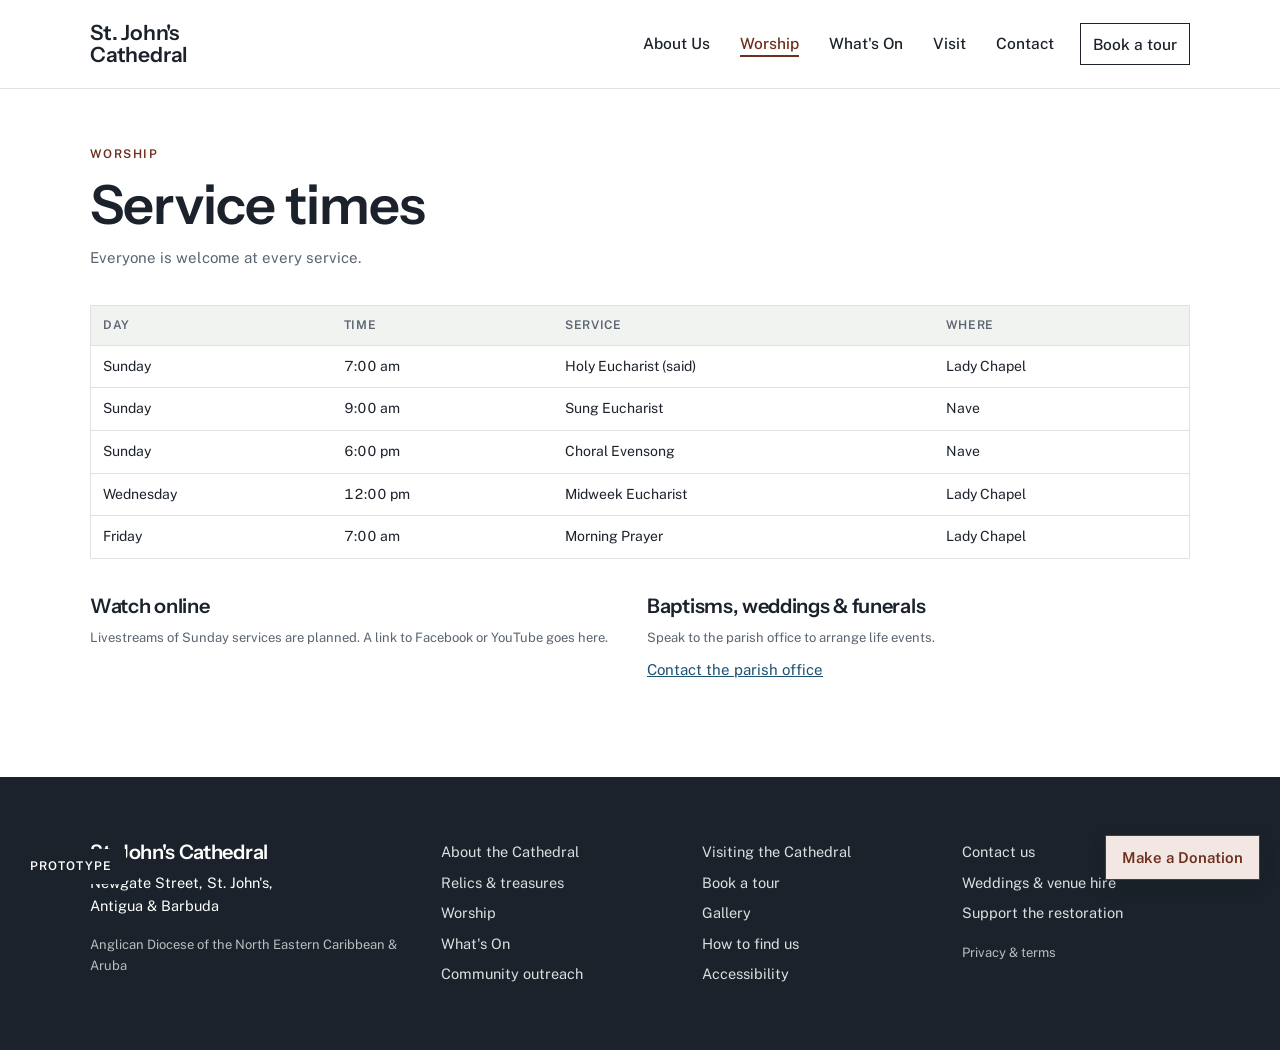
<file: worship.html>
<!doctype html>
<html lang="en">
<head>
<meta charset="utf-8">
<meta name="viewport" content="width=device-width, initial-scale=1, viewport-fit=cover">
<title>Service times · St. John's Cathedral</title>
<link rel="preconnect" href="https://fonts.googleapis.com">
<link rel="stylesheet" href="https://fonts.googleapis.com/css2?family=Gloock&family=Instrument+Sans:wght@500;600;700&family=Public+Sans:wght@400;500;600;700&display=swap">
<link rel="stylesheet" href="styles.css">
</head>
<body data-page="worship" class="hide-tbd">
<header class="site gut" id="siteHeader"><div class="col">
  <a class="wordmark" href="index.html">St. John's<br>Cathedral</a>
  <button type="button" class="menu-btn" id="menuBtn" aria-expanded="false" aria-controls="mainNav">Menu</button>
  <nav class="main" id="mainNav" aria-label="Main">
    <a href="history.html">About Us</a>
    <a href="worship.html">Worship</a>
    <a href="news.html">What's On</a>
    <a href="visit.html">Visit</a>
    <a href="contact.html">Contact</a>
    <a class="nav-book" href="book.html">Book a tour</a>
  </nav>
</div></header>

<main>
<section class="view" data-view="worship"><div class="gut"><div class="col stack">
  <div class="stack" style="gap:10px"><div class="eyebrow">Worship</div><h1>Service times</h1>
  <p class="muted">Everyone is welcome at every service.<span class="tbd">Real times needed</span></p></div>
  <div class="tw"><table><thead><tr><th>Day</th><th>Time</th><th>Service</th><th>Where</th></tr></thead><tbody id="allServices"></tbody></table></div>
  <div class="grid2">
    <div class="card"><h3>Watch online</h3><p class="muted small">Livestreams of Sunday services are planned. A link to Facebook or YouTube goes here.</p><span class="tbd">Planned</span></div>
    <div class="card"><h3>Baptisms, weddings &amp; funerals</h3><p class="muted small">Speak to the parish office to arrange life events.</p><a href="contact.html">Contact the parish office</a></div>
  </div>
</div></div></section>
</main>

<footer class="site gut" id="siteFooter"><div class="col">
  <div class="fcol"><h3>St. John's Cathedral</h3><p>Newgate Street, St. John's,<br>Antigua &amp; Barbuda</p><p class="fnote">Anglican Diocese of the North Eastern Caribbean &amp; Aruba</p></div>
  <div class="fcol"><a href="history.html">About the Cathedral</a><a href="relics.html">Relics &amp; treasures</a><a href="worship.html">Worship</a><a href="news.html">What's On</a><a href="outreach.html">Community outreach</a></div>
  <div class="fcol"><a href="visit.html">Visiting the Cathedral</a><a href="book.html">Book a tour</a><a href="gallery.html">Gallery</a><a href="visit.html#getting-here">How to find us</a><a href="visit.html#access">Accessibility</a></div>
  <div class="fcol"><a href="contact.html">Contact us</a><a href="weddings.html">Weddings &amp; venue hire</a><a href="restore.html">Support the restoration</a><span class="fnote">Privacy &amp; terms</span></div>
</div></footer>

<div class="proto-pill" id="protoPill">
  <button type="button" id="protoToggle" aria-expanded="false" aria-controls="protoMenu">Prototype</button>
  <div class="proto-menu" id="protoMenu" hidden>
    <p class="muted small">Sample data. Nothing is booked or sent.</p>
    <div class="pm-links modes">
      <a href="index.html" data-mode="site">Website</a>
      <a href="admin.html" data-mode="admin">Admin dashboard</a>
      <a href="scanner.html" data-mode="scanner">Guide scanner</a>
    </div>
    <button type="button" id="qBtn">Open questions</button>
    <button type="button" id="tbdBtn" aria-pressed="false">Show labels</button>
    <button type="button" id="resetBtn">Reset sample data</button>
  </div>
</div>
<a class="float-donate" href="restore.html">Make a Donation</a>
<aside class="drawer" id="drawer" hidden aria-label="Open questions">
  <div class="sec-head"><h2>Open questions</h2><button type="button" class="ghost" id="qClose">Close</button></div>
  <p class="muted small">Still to confirm with the church. Each one appears in the prototype with a <span class="tbd" style="margin:0">TBD</span> label.</p>
  <ol id="qList"></ol>
</aside>
<div class="toast" id="toast" hidden role="status"></div>
<script src="app.js"></script>
</body>
</html>
</file>
<file: styles.css>
/* Base reset */
:root{padding-top:env(safe-area-inset-top,0px);padding-bottom:env(safe-area-inset-bottom,0px)}
body{margin:0}
img{max-width:100%}
[hidden]{display:none!important}

/* Layout: clickable site mockup. A thin prototype bar switches between Website / Admin / Scanner; site pages share one sticky header and a 1100px column. */
:root{
  --bg:#ffffff; --surface:#ffffff; --sunk:#f1f3f1; --ink:#1b222b; --muted:#5a6470; --line:#dfe3de;
  --accent:#6e2f1e;        /* mahogany */
  --accent-ink:#ffffff;
  --accent-soft:#f2e7e3;
  --sea:#1d5272;           /* harbour blue */
  --sea-soft:#e2edf3;
  --ok:#2c6b3d; --ok-soft:#e2f0e5; --bad:#a3302a; --bad-soft:#f6e2e0; --warn:#8a5a00; --warn-soft:#f7ecd4;
  --proto:#f6f7f6; --proto-ink:#1b222b; --bezel:#2a2f36; --bezel-ink:#e9ecef; --toast:#1b222b; --toast-ink:#ffffff;
  --hatch:#e8ebe7;
  color-scheme:light;
  --display:"Gloock", Georgia, "Times New Roman", serif;
  --body:"Public Sans", system-ui, -apple-system, "Segoe UI", sans-serif;
  --mono:ui-monospace, "SFMono-Regular", Menlo, Consolas, monospace;
}
*{box-sizing:border-box}
body{background:var(--bg);color:var(--ink);font-family:var(--body);font-size:15px;line-height:1.55}
body::before{content:"";position:fixed;inset:0 0 auto;height:env(safe-area-inset-top,0px);z-index:30;background:var(--proto)}
.gut{padding-left:max(16px,env(safe-area-inset-left,0px));padding-right:max(16px,env(safe-area-inset-right,0px))}
.col{max-width:1100px;margin:0 auto}
a{color:var(--sea)}
h1,h2,h3{font-family:var(--display);font-weight:400;line-height:1.15;text-wrap:balance;margin:0}
h1{font-size:clamp(30px,5vw,48px)} h2{font-size:clamp(24px,3.2vw,32px)} h3{font-size:20px}
p{margin:0} .muted{color:var(--muted)} .small{font-size:13px}
.eyebrow{font-size:12px;letter-spacing:.12em;text-transform:uppercase;font-weight:600;color:var(--accent)}
button,.btn{font:inherit;font-weight:600;border-radius:6px;padding:10px 16px;cursor:pointer;border:1px solid var(--accent);background:var(--accent);color:var(--accent-ink);text-decoration:none;display:inline-flex;align-items:center;gap:8px;justify-content:center}
.btn.ghost,button.ghost{background:transparent;color:var(--accent)}
.btn.sea{background:var(--sea);border-color:var(--sea);color:var(--surface)}
button:disabled{opacity:.45;cursor:not-allowed}
:focus-visible{outline:2px solid var(--sea);outline-offset:2px}
input,select,textarea{font:inherit;color:var(--ink);background:var(--surface);border:1px solid var(--line);border-radius:6px;padding:9px 11px;width:100%}
textarea{min-height:90px;resize:vertical}
label.f{display:grid;gap:5px;font-weight:600;font-size:14px}
label.f .hint{font-weight:400;color:var(--muted);font-size:13px}
.grid2{display:grid;grid-template-columns:repeat(auto-fit,minmax(240px,1fr));gap:14px}
.tnum{font-variant-numeric:tabular-nums}

/* prototype bar */
.proto{background:var(--proto);color:var(--proto-ink);border-bottom:1px solid var(--line);font-size:13px;position:relative;z-index:25}
.proto .col{display:flex;flex-wrap:wrap;gap:8px 14px;align-items:center;padding-block:8px}
.proto .tag{font-weight:700;letter-spacing:.06em;text-transform:uppercase;font-size:11px;border:1px solid currentColor;border-radius:4px;padding:2px 6px}
.proto .modes{display:flex;gap:4px;flex-wrap:wrap}
.proto .modes a{color:var(--proto-ink);text-decoration:none;padding:4px 10px;border-radius:4px;opacity:.8}
.proto .modes a.on{background:var(--ink);color:var(--surface);opacity:1;font-weight:600}
.proto .sp{flex:1}
.proto button{background:var(--surface);border:1px solid var(--line);color:var(--proto-ink);padding:4px 10px;font-size:13px}

/* TBD chips */
.tbd{display:inline-block;font:600 10.5px/1 var(--body);letter-spacing:.06em;text-transform:uppercase;color:var(--warn);background:var(--warn-soft);border:1px dashed var(--warn);border-radius:4px;padding:3px 5px;vertical-align:middle;margin-left:6px;white-space:nowrap}
.sample{display:inline-block;font:600 10.5px/1 var(--body);letter-spacing:.06em;text-transform:uppercase;color:var(--muted);border:1px solid var(--line);border-radius:4px;padding:3px 5px;vertical-align:middle;margin-left:6px}
body.hide-tbd .tbd,body.hide-tbd .sample{display:none}

/* site header */
header.site{position:sticky;top:env(safe-area-inset-top,0px);z-index:20;background:var(--surface);border-bottom:1px solid var(--line)}
header.site .col{display:flex;align-items:center;gap:14px;padding-block:12px;flex-wrap:wrap}
.wordmark{font-family:var(--display);font-size:22px;color:var(--ink);text-decoration:none;line-height:1;display:grid}
.wordmark small{font-family:var(--body);font-size:10.5px;letter-spacing:.16em;text-transform:uppercase;color:var(--muted);margin-top:4px}
nav.main{display:flex;gap:2px;flex-wrap:wrap;flex:1}
nav.main a{color:var(--ink);text-decoration:none;padding:7px 8px;border-radius:5px;font-size:14px;font-weight:500;white-space:nowrap}
nav.main a:hover{background:var(--sunk)} nav.main a.on{color:var(--accent);background:var(--accent-soft)}
.hdr-cta{display:flex;gap:8px}
.menu-btn{display:none}
@media (max-width:1240px){
  nav.main{display:none;order:5;flex-basis:100%;flex-direction:column}
  nav.main.open{display:flex}
  .menu-btn{display:inline-flex;background:transparent;color:var(--ink);border-color:var(--line);margin-left:auto}
  .hdr-cta{order:4;flex-basis:100%}
  .hdr-cta .btn{flex:1}
}

main section.view{padding-block:36px 64px}
.stack{display:grid;gap:28px}
.sec-head{display:flex;justify-content:space-between;align-items:end;gap:12px;flex-wrap:wrap}

/* photo placeholders */
.ph{background:repeating-linear-gradient(135deg,var(--sunk) 0 14px,var(--hatch) 14px 28px);border:1px solid var(--line);border-radius:8px;display:grid;place-items:center;text-align:center;color:var(--muted);font-size:13px;padding:16px;min-height:140px;max-width:100%}
.ph b{display:block;color:var(--ink);font-size:14px;margin-bottom:2px}

/* home */
.hero{display:grid;grid-template-columns:minmax(0,1.15fr) minmax(0,1fr);gap:28px;align-items:stretch}
.hero .ph{min-height:340px}
.hero .copy{display:grid;gap:16px;align-content:center}
@media (max-width:820px){.hero{grid-template-columns:minmax(0,1fr)}.hero .ph{min-height:220px}}
.today{display:grid;grid-template-columns:minmax(0,1fr) minmax(0,1.4fr);gap:0;background:var(--surface);border:1px solid var(--line);border-radius:8px;overflow:hidden}
.today>div{padding:20px;min-width:0}
.today .open{background:var(--sea-soft);display:grid;gap:12px;align-content:start}
.today .big{font-family:var(--display);font-size:28px}
@media (max-width:720px){.today{grid-template-columns:minmax(0,1fr)}}
.tl{list-style:none;margin:0;padding:0;display:grid;gap:0}
.tl li{display:grid;grid-template-columns:80px minmax(0,1fr) auto;gap:12px;padding:9px 0;border-bottom:1px solid var(--line);align-items:baseline}
.tl li:last-child{border-bottom:0}
.tl .t{font-variant-numeric:tabular-nums;font-weight:600}
.kind{font-size:11px;font-weight:600;letter-spacing:.05em;text-transform:uppercase;padding:2px 7px;border-radius:999px}
.kind.svc{background:var(--accent-soft);color:var(--accent)} .kind.tourk{background:var(--sea-soft);color:var(--sea)} .kind.info{background:var(--sunk);color:var(--muted)}
.cards{display:grid;grid-template-columns:repeat(auto-fit,minmax(250px,1fr));gap:16px}
.card{background:var(--surface);border:1px solid var(--line);border-radius:8px;padding:18px;display:grid;gap:8px;align-content:start;min-width:0}
.card .ph{min-height:120px;margin:-6px -6px 4px}
.date{font-size:12.5px;color:var(--muted);font-variant-numeric:tabular-nums}
.band{background:var(--surface);border-block:1px solid var(--line)}
.band .col{padding-block:32px}
.visit-band{background:var(--sea);color:var(--surface)}
.visit-band .col{padding-block:36px;display:grid;grid-template-columns:minmax(0,1.3fr) minmax(0,1fr);gap:28px;align-items:center}
.visit-band h2,.visit-band .eyebrow{color:var(--surface)}
.visit-band .btn{background:var(--surface);color:var(--sea);border-color:var(--surface)}
.visit-band ul{margin:0;padding-left:18px;display:grid;gap:4px}
@media (max-width:760px){.visit-band .col{grid-template-columns:minmax(0,1fr)}}
.chips{display:flex;flex-wrap:wrap;gap:8px}
.chip{position:relative}
.chip input{position:absolute;opacity:0;inset:0;margin:0;cursor:pointer}
.chip span{display:inline-block;padding:7px 12px;border:1px solid var(--line);border-radius:999px;font-size:14px;background:var(--surface)}
.chip input:checked+span{background:var(--accent);border-color:var(--accent);color:var(--accent-ink)}
.chip input:focus-visible+span{outline:2px solid var(--sea);outline-offset:2px}
.find{display:grid;grid-template-columns:minmax(0,1fr) minmax(0,1fr);gap:24px}
@media (max-width:720px){.find{grid-template-columns:minmax(0,1fr)}}
.dirs{display:grid;gap:10px}
.dirs details{background:var(--surface);border:1px solid var(--line);border-radius:6px;padding:10px 14px}
.dirs summary{cursor:pointer;font-weight:600}
.dirs p{margin-top:8px;color:var(--muted)}

/* history */
.timeline{position:relative;display:grid;gap:18px;padding-left:28px}
.timeline::before{content:"";position:absolute;left:7px;top:6px;bottom:6px;width:2px;background:var(--line)}
.era{position:relative;display:grid;grid-template-columns:110px minmax(0,1fr);gap:18px}
.era::before{content:"";position:absolute;left:-27px;top:7px;width:14px;height:14px;border-radius:50%;background:var(--surface);border:3px solid var(--accent)}
.era .yr{font-family:var(--display);font-size:26px;line-height:1}
@media (max-width:600px){.era{grid-template-columns:minmax(0,1fr);gap:4px}}
.era-body{display:grid;gap:8px;min-width:0}
.subtl{list-style:none;margin:6px 0 0;padding:0 0 0 18px;display:grid;gap:8px;position:relative;border-left:2px dashed var(--line)}
.subtl li{position:relative}
.subtl li::before{content:"";position:absolute;left:-24px;top:16px;width:10px;height:10px;border-radius:50%;background:var(--accent-soft);border:2px solid var(--accent)}
.ev{width:100%;display:grid;grid-template-columns:96px minmax(0,1fr) auto;grid-template-areas:"yr t more" "yr s more";gap:2px 14px;align-items:center;text-align:left;justify-content:stretch;
  background:var(--surface);color:var(--ink);border:1px solid var(--line);border-radius:8px;padding:10px 14px;font-weight:400}
.ev:hover{border-color:var(--accent);background:var(--accent-soft)}
.ev-yr{grid-area:yr;font-weight:700;color:var(--accent);font-variant-numeric:tabular-nums}
.ev-t{grid-area:t;font-weight:600}
.ev-s{grid-area:s;color:var(--muted);font-size:13.5px}
.ev-more{grid-area:more;color:var(--accent);font-size:13px;font-weight:600;white-space:nowrap}
@media (max-width:560px){.ev{grid-template-columns:minmax(0,1fr);grid-template-areas:"yr" "t" "s" "more"}}
.evdlg{border:1px solid var(--line);border-radius:12px;padding:0;width:min(640px,calc(100% - 32px));max-height:calc(100% - 48px);background:var(--surface);color:var(--ink);box-shadow:0 20px 60px rgba(20,25,30,.25)}
.evdlg::backdrop{background:rgba(20,25,30,.45)}
.evdlg-in{padding:22px;display:grid;gap:14px}
.ev-big{font-family:var(--display);font-size:40px;line-height:1;color:var(--accent)}

/* tables */
.tw{overflow-x:auto;border:1px solid var(--line);border-radius:8px;background:var(--surface)}
table{border-collapse:collapse;width:100%;font-size:14px}
th,td{text-align:left;padding:10px 12px;border-bottom:1px solid var(--line);white-space:nowrap}
th{font-size:12px;letter-spacing:.06em;text-transform:uppercase;color:var(--muted);font-weight:600;background:var(--sunk)}
tr:last-child td{border-bottom:0}
td.num,th.num{text-align:right;font-variant-numeric:tabular-nums}

/* booking */
.steps{display:flex;gap:6px;flex-wrap:wrap;list-style:none;margin:0;padding:0;counter-reset:s}
.steps li{counter-increment:s;display:flex;align-items:center;gap:8px;font-size:14px;color:var(--muted);padding:6px 12px 6px 6px;border-radius:999px;background:var(--sunk)}
.steps li::before{content:counter(s);display:grid;place-items:center;width:24px;height:24px;border-radius:50%;background:var(--surface);border:1px solid var(--line);font-weight:700;font-size:12px}
.steps li.on{color:var(--ink);background:var(--accent-soft);font-weight:600}
.steps li.on::before{background:var(--accent);border-color:var(--accent);color:var(--accent-ink)}
.steps li.done::before{content:"✓";background:var(--ok);border-color:var(--ok);color:var(--surface)}
.book-wrap{display:grid;grid-template-columns:minmax(0,1fr) 320px;gap:24px;align-items:start}
@media (max-width:900px){.book-wrap{grid-template-columns:minmax(0,1fr)}}
.panel{background:var(--surface);border:1px solid var(--line);border-radius:8px;padding:20px;display:grid;gap:18px;min-width:0}
.summary{position:sticky;top:calc(env(safe-area-inset-top,0px) + 90px)}
@media (max-width:900px){.summary{position:static}}
.tours{display:grid;grid-template-columns:repeat(auto-fit,minmax(200px,1fr));gap:10px}
.tour{border:1px solid var(--line);border-radius:8px;padding:14px;text-align:left;background:var(--bg);color:var(--ink);font-weight:400;display:grid;gap:4px;justify-content:stretch;align-content:start}
.tour b{font-size:15px} .tour.on{border:2px solid var(--accent);background:var(--accent-soft);padding:13px}
.cal-head{display:flex;justify-content:space-between;align-items:center;gap:8px}
.cal-head button{padding:6px 12px;background:transparent;color:var(--ink);border-color:var(--line)}
.cal{display:grid;grid-template-columns:repeat(7,minmax(0,1fr));gap:4px}
.cal .dow{font-size:11.5px;text-align:center;color:var(--muted);font-weight:600;padding:4px 0}
.cal button{padding:0;aspect-ratio:1/1;max-width:100%;background:var(--bg);color:var(--ink);border:1px solid var(--line);font-weight:500;font-variant-numeric:tabular-nums;position:relative;font-size:14px}
.cal button.few::after{content:"";position:absolute;bottom:5px;left:50%;width:5px;height:5px;margin-left:-2.5px;border-radius:50%;background:var(--warn)}
.cal button.full{text-decoration:line-through;color:var(--muted)}
.cal button.on{background:var(--accent);border-color:var(--accent);color:var(--accent-ink)}
.cal button:disabled{background:transparent;border-color:transparent;color:var(--muted);opacity:.5}
.legend{display:flex;gap:14px;flex-wrap:wrap;font-size:12.5px;color:var(--muted)}
.legend i{display:inline-block;width:8px;height:8px;border-radius:50%;background:var(--warn);margin-right:5px}
.slots{display:grid;grid-template-columns:repeat(auto-fill,minmax(130px,1fr));gap:8px}
.slot{display:grid;gap:2px;padding:10px;background:var(--bg);color:var(--ink);border:1px solid var(--line);font-weight:600;justify-items:start}
.slot small{font-weight:400;color:var(--muted);font-size:12px}
.slot.on{background:var(--accent);border-color:var(--accent);color:var(--accent-ink)} .slot.on small{color:var(--accent-ink)}
.slot:disabled small{color:var(--bad)}
.party{display:grid;gap:12px}
.prow{display:flex;justify-content:space-between;align-items:center;gap:12px;padding:12px 0;border-bottom:1px solid var(--line);flex-wrap:wrap}
.stepper{display:flex;align-items:center;gap:6px}
.stepper button{width:38px;height:38px;padding:0;background:var(--bg);color:var(--ink);border-color:var(--line);font-size:18px}
.stepper output{min-width:34px;text-align:center;font-weight:700;font-size:18px;font-variant-numeric:tabular-nums}
.total{background:var(--sea-soft);border-radius:8px;padding:16px;display:grid;gap:4px}
.total .amt{font-family:var(--display);font-size:30px;font-variant-numeric:tabular-nums}
.disclaimer{border:2px solid var(--accent);border-radius:8px;padding:14px 16px;font-weight:700;background:var(--accent-soft)}
.disclaimer span{display:block;font-weight:400;margin-top:2px}
.warnbox{background:var(--warn-soft);border:1px solid var(--warn);color:var(--ink);border-radius:8px;padding:12px 14px;font-size:14px}
.sumrows{display:grid;gap:8px;font-size:14px}
.sumrows div{display:flex;justify-content:space-between;gap:12px}
.sumrows dt{color:var(--muted)} .sumrows dd{margin:0;text-align:right;font-weight:600}
.nav-row{display:flex;justify-content:space-between;gap:10px;flex-wrap:wrap}

/* voucher + email */
.confirm-head{display:grid;gap:8px;text-align:left}
.ok-badge{display:inline-flex;align-items:center;gap:8px;color:var(--ok);background:var(--ok-soft);padding:5px 12px;border-radius:999px;font-weight:600;font-size:14px;width:max-content;max-width:100%}
.voucher{display:grid;grid-template-columns:minmax(0,1fr) 170px;gap:20px;border:2px dashed var(--accent);border-radius:10px;padding:20px;background:var(--surface)}
.voucher .qr{background:#ffffff;padding:8px;border-radius:6px;border:1px solid var(--line);align-self:start;justify-self:end;max-width:100%}
.voucher canvas{display:block;width:150px;height:150px;max-width:100%;image-rendering:pixelated}
@media (max-width:560px){.voucher{grid-template-columns:minmax(0,1fr)}.voucher .qr{justify-self:start}}
.vref{font-family:var(--mono);font-size:20px;font-weight:700;letter-spacing:.06em}
.tabs{display:flex;gap:4px;border-bottom:1px solid var(--line);flex-wrap:wrap}
.tabs button{background:transparent;border:0;border-bottom:2px solid transparent;border-radius:0;color:var(--muted);padding:10px 14px}
.tabs button.on{color:var(--accent);border-bottom-color:var(--accent)}
.mail{border:1px solid var(--line);border-radius:8px;overflow:hidden;background:var(--surface)}
.mail .hd{background:var(--sunk);padding:12px 16px;font-size:13.5px;display:grid;gap:3px}
.mail .hd b{display:inline-block;width:64px;color:var(--muted);font-weight:600}
.mail .bd{padding:0}
.mail .brand{background:var(--accent);color:var(--accent-ink);padding:22px 24px}
.mail .brand h3{color:var(--accent-ink)}
.mail .inner{padding:22px 24px;display:grid;gap:14px;max-width:620px}
.kv{display:grid;grid-template-columns:140px minmax(0,1fr);gap:6px 14px;font-size:14px}
.kv dt{color:var(--muted)} .kv dd{margin:0;font-weight:600}
@media (max-width:480px){.kv{grid-template-columns:minmax(0,1fr)}.kv dd{margin-bottom:6px}}

/* admin */
.admin-wrap{display:grid;grid-template-columns:200px minmax(0,1fr);gap:24px;align-items:start}
@media (max-width:800px){.admin-wrap{grid-template-columns:minmax(0,1fr)}}
.side{display:grid;gap:2px;background:var(--surface);border:1px solid var(--line);border-radius:8px;padding:8px}
.side button{background:transparent;border:0;color:var(--ink);justify-content:flex-start;font-weight:500;padding:9px 12px}
.side button.on{background:var(--accent-soft);color:var(--accent);font-weight:600}
@media (max-width:800px){.side{display:flex;flex-wrap:wrap}}
.stats{display:grid;grid-template-columns:repeat(auto-fit,minmax(160px,1fr));gap:12px}
.stat{background:var(--surface);border:1px solid var(--line);border-radius:8px;padding:14px 16px;display:grid;gap:2px}
.stat .v{font-family:var(--display);font-size:28px;font-variant-numeric:tabular-nums}
.stat .l{font-size:12.5px;color:var(--muted)}
.cap{display:grid;gap:8px}
.caprow{display:grid;grid-template-columns:76px minmax(0,1fr) 72px;gap:10px;align-items:center;font-size:13.5px}
.capbar{height:10px;border-radius:5px;background:var(--sunk);overflow:hidden}
.capbar i{display:block;height:100%;background:var(--sea)}
.capbar i.hi{background:var(--warn)} .capbar i.full{background:var(--bad)}
.pill{display:inline-block;font-size:12px;font-weight:600;padding:3px 9px;border-radius:999px}
.pill.booked{background:var(--sea-soft);color:var(--sea)} .pill.in{background:var(--ok-soft);color:var(--ok)} .pill.paid{background:var(--accent-soft);color:var(--accent)}
.bars{display:grid;grid-template-columns:repeat(7,minmax(0,1fr));gap:10px;align-items:end;height:180px;padding-top:10px;border-bottom:1px solid var(--line)}
.bars div{display:grid;gap:4px;align-content:end;justify-items:center;height:100%}
.bars i{display:block;width:100%;max-width:44px;background:var(--sea);border-radius:4px 4px 0 0}
.bars span{font-size:12px;color:var(--muted);font-variant-numeric:tabular-nums}
.bars-x{display:grid;grid-template-columns:repeat(7,minmax(0,1fr));gap:10px;font-size:12px;color:var(--muted);text-align:center}
.hbar{display:grid;grid-template-columns:150px minmax(0,1fr) 40px;gap:10px;align-items:center;font-size:13.5px}
.blocked-list{display:flex;flex-wrap:wrap;gap:6px}
.blocked-list span{background:var(--bad-soft);color:var(--bad);border-radius:999px;padding:4px 10px;font-size:13px;display:inline-flex;gap:6px;align-items:center}
.blocked-list button{padding:0 4px;background:transparent;border:0;color:var(--bad);font-size:15px}

/* scanner */
.phone{width:min(380px,100%);margin:0 auto;background:var(--bezel);border-radius:34px;padding:14px}
.screen{background:var(--bg);border-radius:24px;overflow:hidden;min-height:620px;display:grid;grid-template-rows:auto 1fr}
.screen .top{background:var(--accent);color:var(--accent-ink);padding:14px 18px;display:flex;justify-content:space-between;align-items:center;font-size:13px}
.screen .top b{font-size:15px}
.screen .body{padding:16px;display:grid;gap:14px;align-content:start}
.viewfinder{aspect-ratio:1/1;max-width:100%;border-radius:14px;background:var(--bezel);display:grid;place-items:center;color:var(--bezel-ink);font-size:13px;text-align:center;padding:20px;position:relative}
.viewfinder::before{content:"";position:absolute;inset:18%;border:3px solid var(--bezel-ink);border-radius:12px;opacity:.6}
.result{border-radius:14px;padding:16px;display:grid;gap:10px}
.result.good{background:var(--ok-soft);border:2px solid var(--ok)} .result.badr{background:var(--bad-soft);border:2px solid var(--bad)}
.result .st{font-weight:800;font-size:20px;letter-spacing:.02em}
.result.good .st{color:var(--ok)} .result.badr .st{color:var(--bad)}
.pick{display:grid;gap:6px}
.pick button{justify-content:space-between;background:var(--surface);color:var(--ink);border-color:var(--line);font-weight:500;font-size:13.5px;padding:9px 12px}

/* faq, forms */
.faq{display:grid;gap:8px}
.faq details{background:var(--surface);border:1px solid var(--line);border-radius:8px;padding:14px 16px}
.faq summary{cursor:pointer;font-weight:600}
.faq p{margin-top:10px;color:var(--muted);max-width:65ch}
.progress{height:14px;background:var(--sunk);border-radius:7px;overflow:hidden}
.progress i{display:block;height:100%;background:var(--accent)}
.prose{max-width:65ch;display:grid;gap:12px}

/* drawer + toast */
.drawer{position:fixed;top:0;right:0;bottom:0;width:min(420px,100%);background:var(--surface);border-left:1px solid var(--line);z-index:40;overflow:auto;
  padding:calc(20px + env(safe-area-inset-top,0px)) max(20px,env(safe-area-inset-right,0px)) calc(20px + env(safe-area-inset-bottom,0px)) 20px;display:grid;gap:14px;align-content:start;box-shadow:-12px 0 30px rgba(0,0,0,.18)}
.drawer ol{margin:0;padding-left:20px;display:grid;gap:10px}
.drawer li b{display:block}
.drawer li span{color:var(--muted);font-size:13.5px}
.toast{position:fixed;left:50%;transform:translateX(-50%);bottom:calc(20px + env(safe-area-inset-bottom,0px));background:var(--toast);color:var(--toast-ink);padding:11px 18px;border-radius:8px;z-index:50;font-size:14px;max-width:calc(100% - 32px)}
footer.site{background:var(--sunk);color:var(--ink);border-top:1px solid var(--line)}
footer.site .col{padding-block:30px;display:grid;grid-template-columns:repeat(auto-fit,minmax(200px,1fr));gap:20px;font-size:14px}
footer.site a{color:var(--sea)}
footer.site h3{font-size:18px}
@media (prefers-reduced-motion:no-preference){html{scroll-behavior:smooth}}

/* =========================================================
   v2 (6 Nov 2026): calmer layout modelled on the Liverpool Cathedral homepage
   ========================================================= */
:root{
  --display:"Instrument Sans", "Public Sans", system-ui, -apple-system, "Segoe UI", sans-serif;
  --hero-ink:#ffffff;
  --panel:rgba(110,47,30,.86);   /* mahogany panel over the hero photo */
  --photo-a:#2c2422; --photo-b:#151110;
}
h1,h2,h3{font-weight:600;letter-spacing:-.015em}
h1{font-size:clamp(32px,5vw,54px)}
h2{font-size:clamp(26px,3.4vw,40px)}
main section.view{padding-block:56px 96px}
main section.view[data-view="home"]{padding-block:0}
.stack{gap:36px}

/* header: wordmark left, short menu right */
header.site{border-bottom:1px solid var(--line)}
header.site .col{padding-block:22px;gap:24px;flex-wrap:nowrap}
.wordmark{font-family:var(--display);font-weight:600;font-size:21px;line-height:1.05;letter-spacing:-.01em}
.wordmark small{display:none}
nav.main{justify-content:flex-end;gap:6px}
nav.main a{font-size:15.5px;font-weight:500;padding:8px 12px;background:transparent}
nav.main a:hover{background:transparent;text-decoration:underline;text-underline-offset:6px}
nav.main a.on{background:transparent;color:var(--accent);text-decoration:underline;text-underline-offset:6px;text-decoration-thickness:2px}
nav.main a.nav-book{border:1px solid currentColor;border-radius:0;margin-left:8px;text-decoration:none}
.hdr-cta{display:none}
@media (max-width:1240px){
  nav.main{display:flex}
  header.site .col{flex-wrap:wrap}
  .menu-btn{display:none}
}
@media (max-width:820px){
  nav.main{display:none;flex-basis:100%;flex-direction:column;align-items:flex-start}
  nav.main.open{display:flex}
  .menu-btn{display:inline-flex;border-radius:0}
  nav.main a.nav-book{margin-left:0}
}

/* homepage header sits over the hero */
body[data-page="home"] header.site{position:absolute;left:0;right:0;top:0;background:transparent;border-bottom:0;color:var(--hero-ink)}
body[data-page="home"] header.site .wordmark,
body[data-page="home"] nav.main a{color:var(--hero-ink)}
body[data-page="home"] .menu-btn{color:var(--hero-ink);border-color:var(--hero-ink)}
body[data-page="home"] nav.main.open{background:var(--accent);padding:10px;margin-inline:-10px}

/* hero */
.hero2{position:relative;min-height:clamp(560px,82vh,760px);display:grid;overflow:hidden;color:var(--hero-ink)}
.hero2-photo{position:absolute;inset:0;
  background:
    repeating-linear-gradient(90deg,rgba(255,255,255,0) 0 120px,rgba(255,255,255,.035) 120px 150px,rgba(255,255,255,0) 150px 260px),
    radial-gradient(ellipse at 78% 30%,rgba(214,170,120,.35),rgba(0,0,0,0) 55%),
    linear-gradient(180deg,var(--photo-a),var(--photo-b))}
.hero2-panel{position:absolute;inset:0 auto 0 0;width:62%;background:var(--panel);clip-path:polygon(0 0,38% 0,100% 47%,100% 100%,0 100%)}
.hero2-in{position:relative;display:grid;align-items:end;padding-block:150px 90px}
.hero2-copy{max-width:520px;display:grid;gap:18px}
.hero2-copy h1{color:var(--hero-ink);font-size:clamp(36px,5vw,52px);line-height:1.05}
.hero2-sub{font-family:var(--display);font-size:clamp(24px,3vw,34px);font-weight:600;letter-spacing:-.01em}
.journey{display:grid;gap:10px;margin-top:22px;max-width:400px}
.journey label{font-weight:500}
.journey select{border-radius:0;border:0;background:var(--accent-soft);color:var(--ink);font-weight:600;padding:12px 14px}
.btn-line{font:inherit;font-weight:500;display:inline-flex;align-items:center;justify-content:center;padding:9px 16px;border:1px solid var(--hero-ink);color:var(--hero-ink);background:transparent;border-radius:0;text-decoration:none;cursor:pointer;justify-self:start}
.btn-line:hover{background:var(--hero-ink);color:var(--accent)}
.btn-line.dark{border-color:var(--ink);color:var(--ink)}
.btn-line.dark:hover{background:var(--ink);color:var(--surface)}
.ph-note{position:absolute;right:max(16px,env(safe-area-inset-right,0px));bottom:14px;font-size:12px;color:rgba(255,255,255,.7);background:rgba(0,0,0,.35);padding:4px 8px}
@media (max-width:820px){
  .hero2-panel{width:100%;clip-path:none}
  .hero2-in{padding-block:130px 60px}
}

/* floating donation button (as on Liverpool) */
.float-donate{position:fixed;right:max(20px,env(safe-area-inset-right,0px));bottom:calc(20px + env(safe-area-inset-bottom,0px));z-index:15;background:var(--accent-soft);color:var(--accent);border:1px solid var(--accent);padding:10px 16px;font-weight:600;text-decoration:none;box-shadow:0 6px 18px rgba(20,25,30,.12)}
.float-donate:hover{background:var(--accent);color:var(--accent-ink)}

/* homepage sections */
.home-stack{display:grid;gap:110px;padding-block:90px 110px}
.hsec{display:grid;gap:36px}
.rule{display:block;width:64px;height:2px;background:var(--ink);justify-self:center;margin-bottom:24px}
.hsec-head{display:flex;justify-content:space-between;align-items:center;gap:16px;flex-wrap:wrap}
.img-cards{display:grid;grid-template-columns:repeat(3,minmax(0,1fr));gap:16px}
@media (max-width:820px){.img-cards{grid-template-columns:minmax(0,1fr)}}
.img-card{display:grid;gap:14px;color:var(--ink);text-decoration:none}
.img-card .pic{position:relative;aspect-ratio:4/3;max-width:100%}
.img-card .date-over{position:absolute;left:18px;top:16px;color:var(--hero-ink);font-weight:700;font-size:15px}
.img-card h3{font-size:21px}
.img-card p{color:var(--muted)}
.img-card:hover h3{text-decoration:underline;text-underline-offset:4px}
.ph-dark{position:relative;background:
    repeating-linear-gradient(90deg,rgba(255,255,255,0) 0 60px,rgba(255,255,255,.04) 60px 74px),
    radial-gradient(ellipse at 70% 25%,rgba(214,170,120,.32),rgba(0,0,0,0) 60%),
    linear-gradient(180deg,var(--photo-a),var(--photo-b))}
.ph-dark .ph-note{right:10px;bottom:10px}
.feature{display:grid;grid-template-columns:minmax(0,1.1fr) minmax(0,1fr);gap:56px;align-items:center}
.feature-img{aspect-ratio:4/5;max-width:100%}
.feature-copy{display:grid;gap:18px;max-width:52ch}
.feature-copy p{font-size:17px;line-height:1.6}
.feature-note{color:var(--muted);font-size:15px!important}
.feature-btns{display:flex;flex-wrap:wrap;gap:12px;margin-top:6px}
.feature-btns .btn{border-radius:0}
@media (max-width:820px){.feature{grid-template-columns:minmax(0,1fr);gap:28px}.feature-img{aspect-ratio:4/3}}
.news-list{display:grid;grid-template-columns:repeat(3,minmax(0,1fr));gap:40px 24px}
@media (max-width:820px){.news-list{grid-template-columns:minmax(0,1fr)}}
.news-item{display:grid;gap:10px;color:var(--ink);text-decoration:none;align-content:start}
.news-item .date{font-size:14px}
.news-item h3{font-size:21px}
.news-item p{color:var(--muted)}
.news-item:hover h3{text-decoration:underline;text-underline-offset:4px}
.gallery-strip{display:grid;grid-template-columns:repeat(4,minmax(0,1fr));gap:12px}
.gallery-strip .sq{aspect-ratio:1/1;max-width:100%}
@media (max-width:640px){.gallery-strip{grid-template-columns:repeat(2,minmax(0,1fr))}}
.findus{display:grid;grid-template-columns:minmax(0,1fr) minmax(0,1fr);gap:56px;align-items:center}
.findus>div:first-child{display:grid;gap:16px;max-width:52ch}
.findus p{font-size:17px;line-height:1.6;color:var(--muted)}
.map-ph{min-height:320px;border-radius:0}
@media (max-width:820px){.findus{grid-template-columns:minmax(0,1fr);gap:28px}}
.signup{background:var(--sunk)}
.signup .col{display:grid;gap:24px;padding-block:72px}
.signup-form{display:grid;gap:22px}
.signup fieldset{border:0;padding:0;margin:0}
.signup legend{font-weight:600;margin-bottom:10px;padding:0}
.signup-row{display:grid;grid-template-columns:minmax(0,1fr) minmax(0,1fr) auto;gap:14px;align-items:end}
.signup-row button{border-radius:0;height:44px}
.signup input{border-radius:0}
@media (max-width:720px){.signup-row{grid-template-columns:minmax(0,1fr)}}

/* footer */
footer.site{background:var(--ink);color:var(--surface);border-top:0}
footer.site .col{padding-block:64px;grid-template-columns:minmax(0,1.4fr) repeat(3,minmax(0,1fr));gap:32px}
footer.site a{color:var(--surface);text-decoration:none;opacity:.85}
footer.site a:hover{opacity:1;text-decoration:underline}
footer.site h3{font-size:20px;color:var(--surface)}
footer.site .fcol{display:grid;gap:8px;align-content:start;font-size:14.5px}
footer.site .fnote{opacity:.7;font-size:13px;margin-top:10px}
@media (max-width:820px){footer.site .col{grid-template-columns:repeat(2,minmax(0,1fr))}}
@media (max-width:480px){footer.site .col{grid-template-columns:minmax(0,1fr)}}

/* quieter inner pages */
.page-head{display:grid;gap:14px;max-width:62ch}
.page-head .lead{font-size:18px;color:var(--muted);line-height:1.6}
.card{border:0;background:transparent;padding:0;gap:10px}
.card .ph{margin:0 0 6px;border-radius:0;min-height:180px}
.cards{gap:40px 24px}
.ph{border-radius:0}
.btn,button{border-radius:0}
.dirs details,.faq details{border-radius:0;border-width:0 0 1px 0;background:transparent;padding:14px 0}
.tw{border-radius:0}
.panel{border-radius:0}
body.hide-tbd .tbd,body.hide-tbd .sample{display:none}

/* prototype controls: one small button bottom-left */
.proto-pill{position:fixed;left:max(16px,env(safe-area-inset-left,0px));bottom:calc(16px + env(safe-area-inset-bottom,0px));z-index:35;display:grid;gap:8px;justify-items:start}
#protoToggle{background:var(--ink);color:var(--surface);border:0;padding:8px 14px;font-size:12px;letter-spacing:.08em;text-transform:uppercase}
.proto-menu{order:-1;background:var(--surface);border:1px solid var(--line);box-shadow:0 12px 30px rgba(20,25,30,.18);padding:14px;display:grid;gap:8px;width:250px;font-size:14px}
.proto-menu .pm-links{display:grid;gap:2px}
.proto-menu .pm-links a{color:var(--ink);text-decoration:none;padding:6px 8px}
.proto-menu .pm-links a.on{background:var(--sunk);font-weight:600}
.proto-menu button{background:transparent;color:var(--ink);border:1px solid var(--line);font-weight:500;padding:7px 10px;justify-content:flex-start;font-size:14px}

/* history by century */
.cent-tabs{display:flex;flex-wrap:wrap;gap:0;border-bottom:1px solid var(--line)}
.cent-tabs button{background:transparent;border:0;border-bottom:3px solid transparent;color:var(--muted);padding:12px 18px;font-weight:600;font-size:15px;margin-bottom:-1px}
.cent-tabs button.on{color:var(--accent);border-bottom-color:var(--accent)}
.cent-panel{display:grid;gap:22px}
.cent-intro{display:grid;gap:8px;max-width:62ch}
.cent-intro p{color:var(--muted);font-size:17px}
.cent-list{list-style:none;margin:0;padding:0;display:grid;gap:0;border-top:1px solid var(--line)}
.cent-list li{border-bottom:1px solid var(--line)}
.cent-list .ev{border:0;border-radius:0;background:transparent;padding:18px 4px}
.cent-list .ev:hover{background:var(--sunk);border:0}
.relic-link{display:grid;grid-template-columns:minmax(0,1fr) auto;gap:20px;align-items:center;background:var(--sunk);padding:28px}
@media (max-width:640px){.relic-link{grid-template-columns:minmax(0,1fr)}}
.relic-grid{display:grid;grid-template-columns:repeat(3,minmax(0,1fr));gap:40px 24px}
@media (max-width:820px){.relic-grid{grid-template-columns:repeat(2,minmax(0,1fr))}}
@media (max-width:520px){.relic-grid{grid-template-columns:minmax(0,1fr)}}
.relic{display:grid;gap:10px;text-align:left;background:transparent;border:0;color:var(--ink);padding:0;font-weight:400;justify-content:stretch;align-content:start}
.relic .pic{aspect-ratio:4/3;max-width:100%}
.relic h3{font-size:20px}
.relic .where{font-size:13.5px;color:var(--accent);font-weight:600}
.relic p{color:var(--muted)}
.relic:hover h3{text-decoration:underline;text-underline-offset:4px}
.evdlg{border-radius:0}
.hero2-in>.col{width:100%}
@media (max-width:820px){.hero2 .ph-note{display:none}}
</file>
